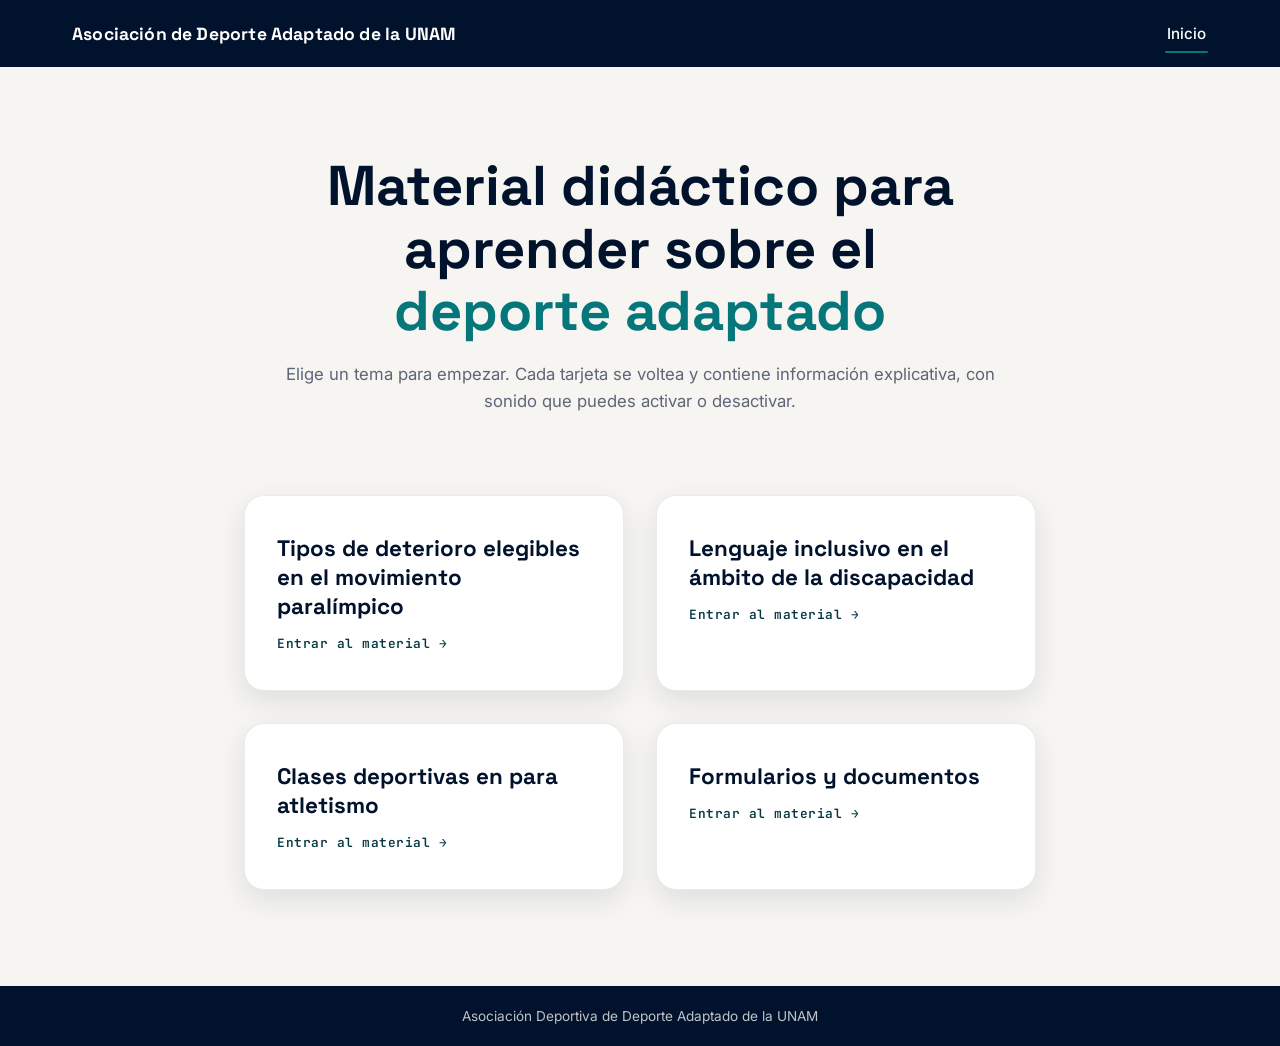
<file: index.html>
<!DOCTYPE html>
<html lang="es">
<head>
    <meta charset="UTF-8">
    <meta name="viewport" content="width=device-width, initial-scale=1.0">
    <title>Material Didáctico Deporte Adaptado</title>
    <link rel="preconnect" href="https://fonts.googleapis.com">
    <link rel="preconnect" href="https://fonts.gstatic.com" crossorigin>
    <link href="https://fonts.googleapis.com/css2?family=Space+Grotesk:wght@500;600;700&family=Inter:wght@400;500;600&family=JetBrains+Mono:wght@500;600&display=swap" rel="stylesheet">
    <link rel="stylesheet" href="style.css">
</head>
<body>

    <header class="site-header">
        <nav class="nav">
            <a href="index.html" class="logo">Asociación de Deporte Adaptado de la UNAM</a>
            <div class="nav-links">
                <a href="index.html" class="active">Inicio</a>
                <!-- <a href="tipos-disc.html">Tipos de deterioro elegibles en el movimiento paralímpico</a>
                <a href="voca.html">Lenguaje inclusivo en el ámbito de la discapacidad</a> -->
            </div>
        </nav>
    </header>

    <main class="hero">

        <section class="hero-intro">
            <!-- <p class="eyebrow">Recursos didácticos</p> -->
            <h1>Material didáctico para aprender sobre el <br><span>deporte adaptado</span></h1>
            <p class="hero-text">Elige un tema para empezar. Cada tarjeta se voltea y contiene información explicativa, con sonido que puedes activar o desactivar.</p>
        </section>

        <section class="deck-select">

            <a class="deck-card" href="TiposDeterioro.html">
                <!-- <span class="deck-icon"></span> -->
                <h2>Tipos de deterioro elegibles en el movimiento paralímpico</h2>
                <!-- <p>TEXTOO.</p> -->
                <span class="deck-cta">Entrar al material →</span>
            </a>

            <a class="deck-card" href="LenguajeInclusivo.html">
                <!-- <span class="deck-icon"></span> -->
                <h2>Lenguaje inclusivo en el ámbito de la discapacidad</h2>
                <!-- <p>TEXTOOO</p> -->
                <span class="deck-cta">Entrar al material →</span>
            </a>

            <a class="deck-card" href="ClasesDeportivasParaAtletismo.html">
                <!-- <span class="deck-icon"></span> -->
                <h2>Clases deportivas en para atletismo</h2>
                <!-- <p>TEXTOOO</p> -->
                <span class="deck-cta">Entrar al material →</span>
            </a>

            <a class="deck-card" href="Formularios.html">
                <!-- <span class="deck-icon"></span> -->
                <h2>Formularios y documentos</h2>
                <!-- <p>TEXTOOO</p> -->
                <span class="deck-cta">Entrar al material →</span>
            </a>

        </section>

    </main>

    <footer>
        <p>Asociación Deportiva de Deporte Adaptado de la UNAM</p>
    </footer>

</body>
</html>
</file>
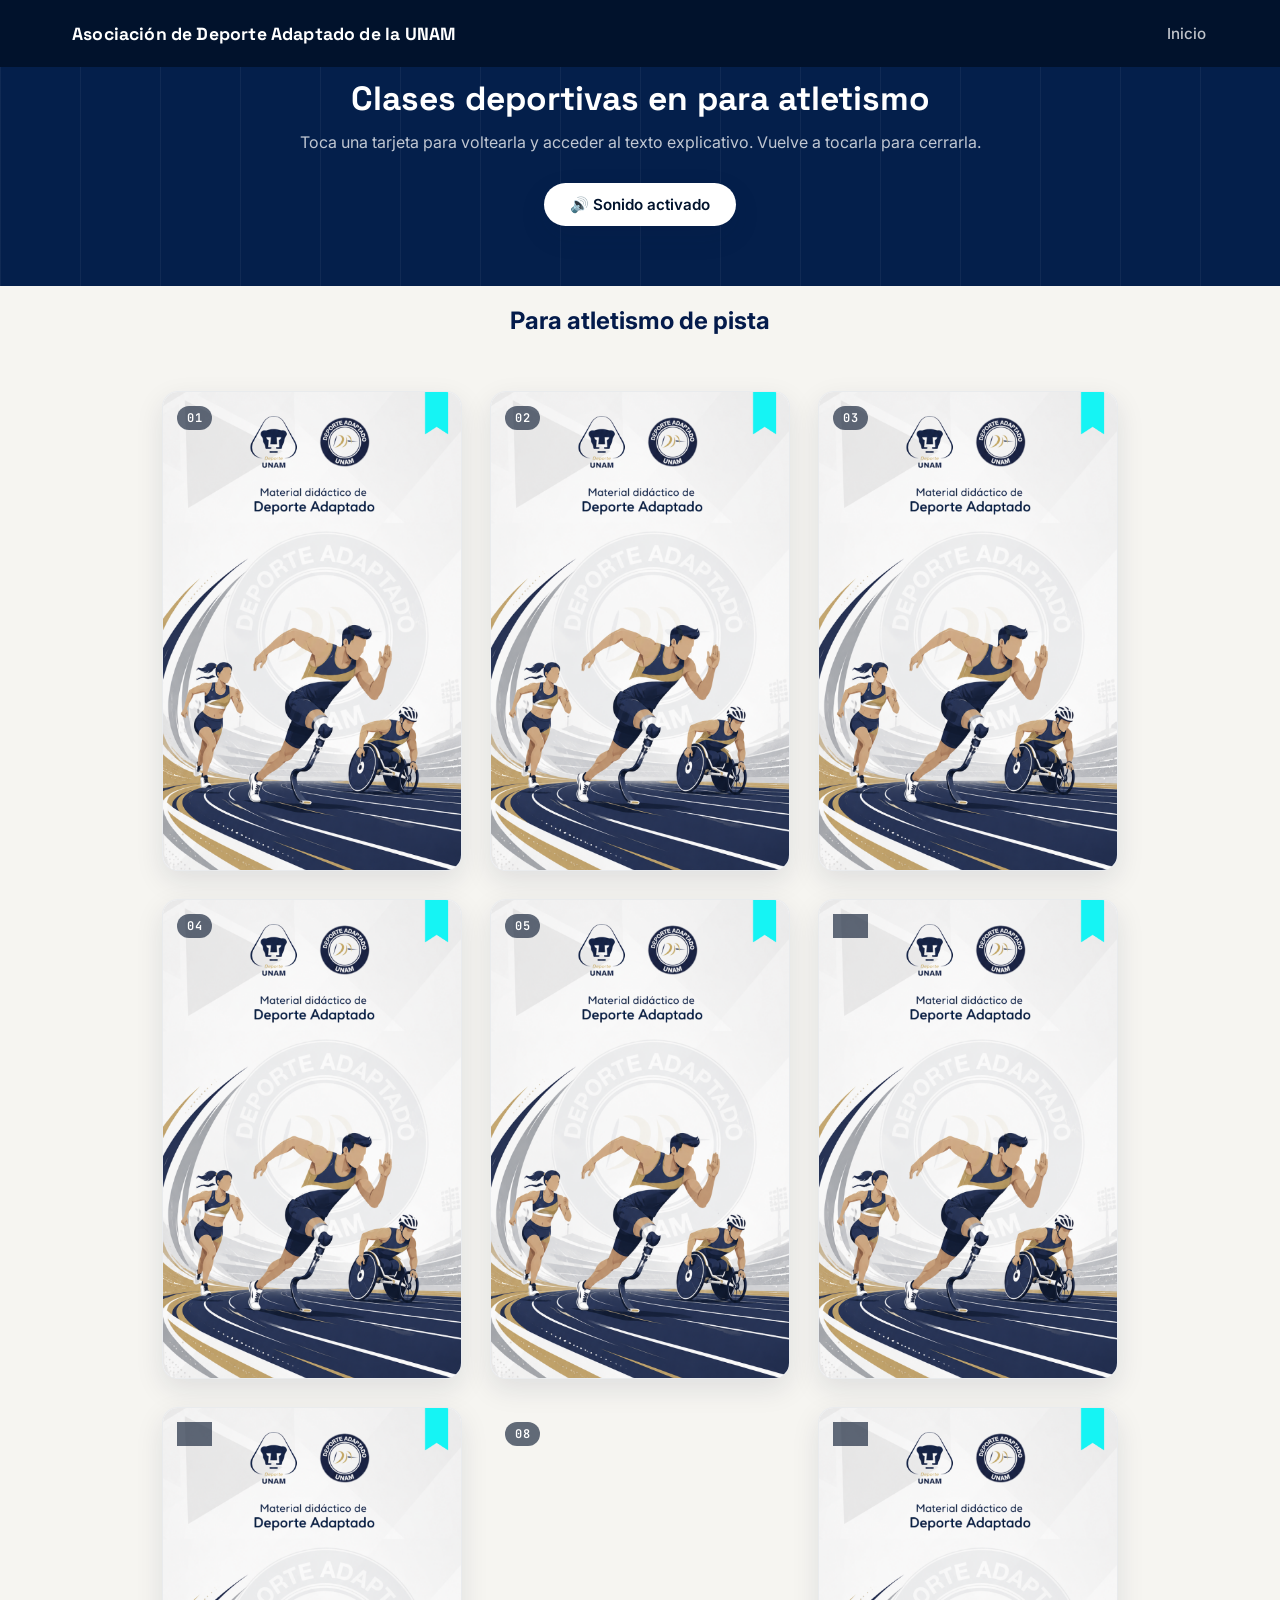
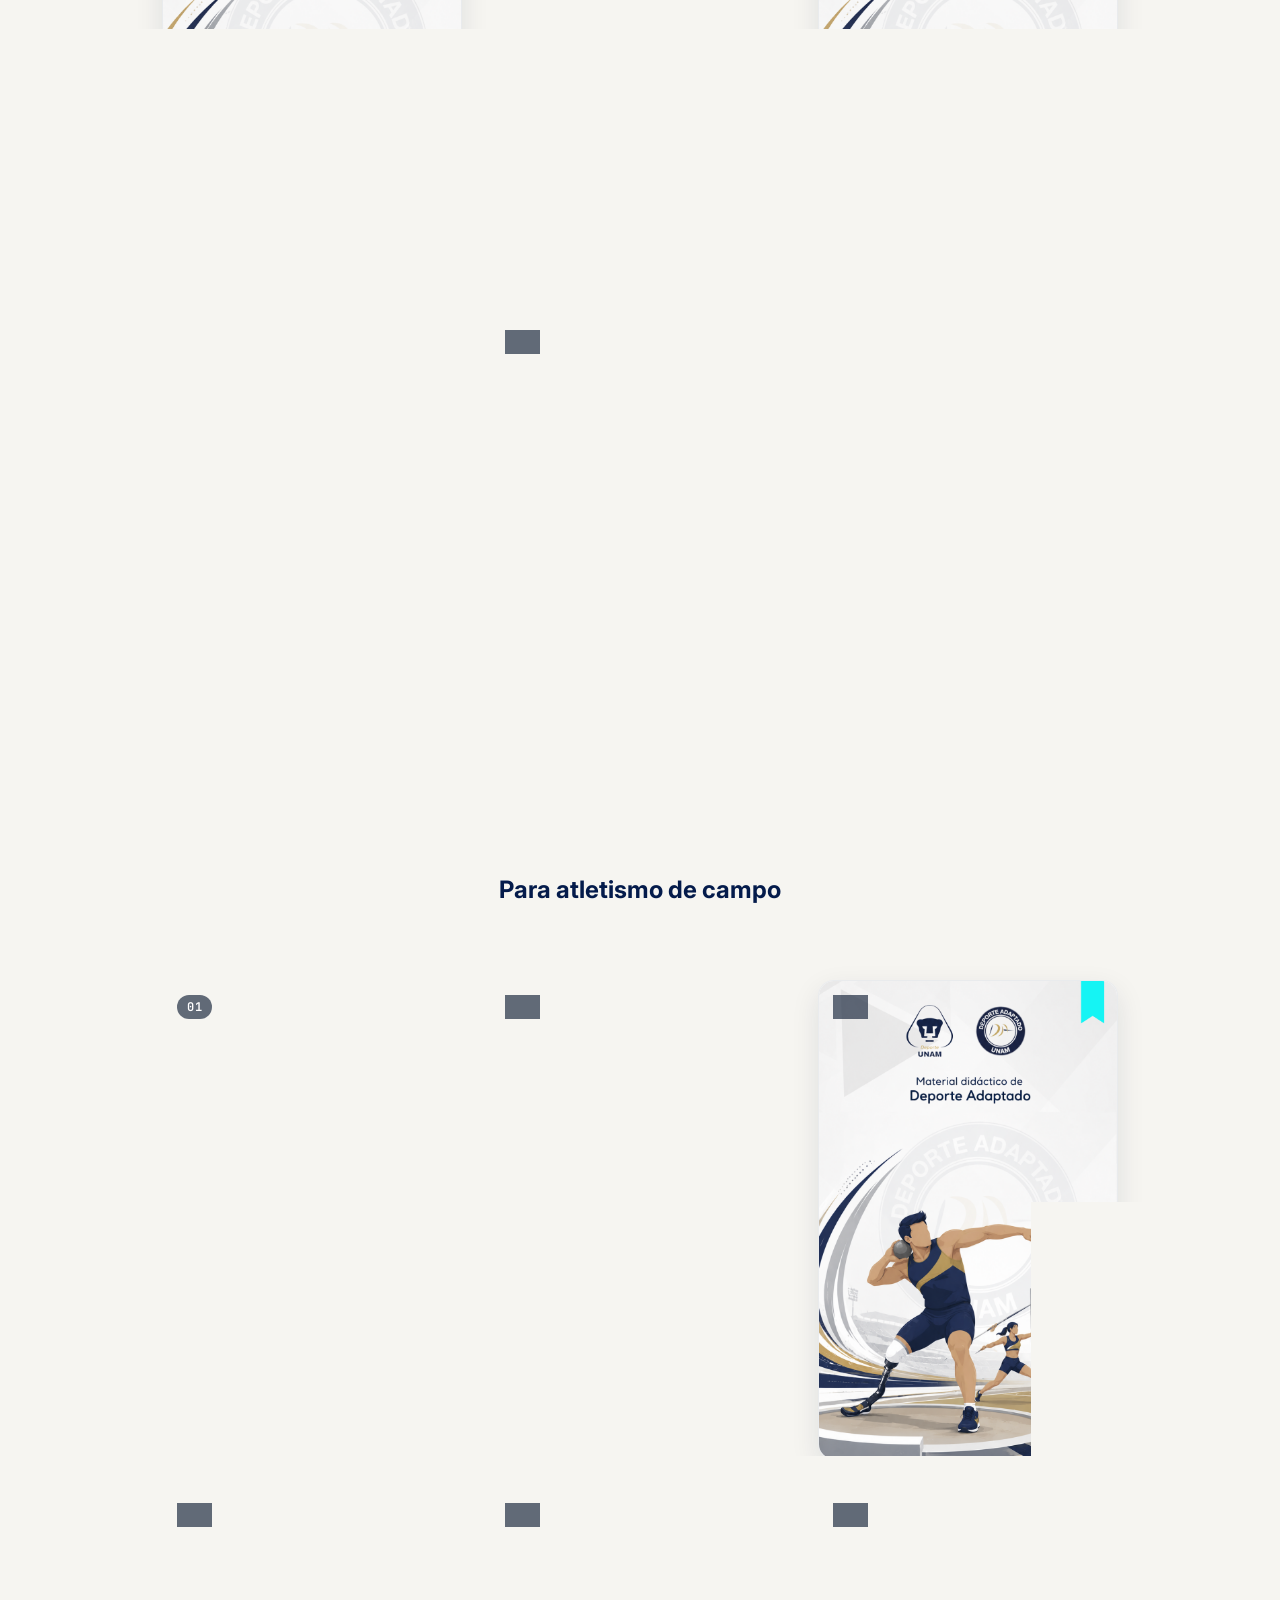
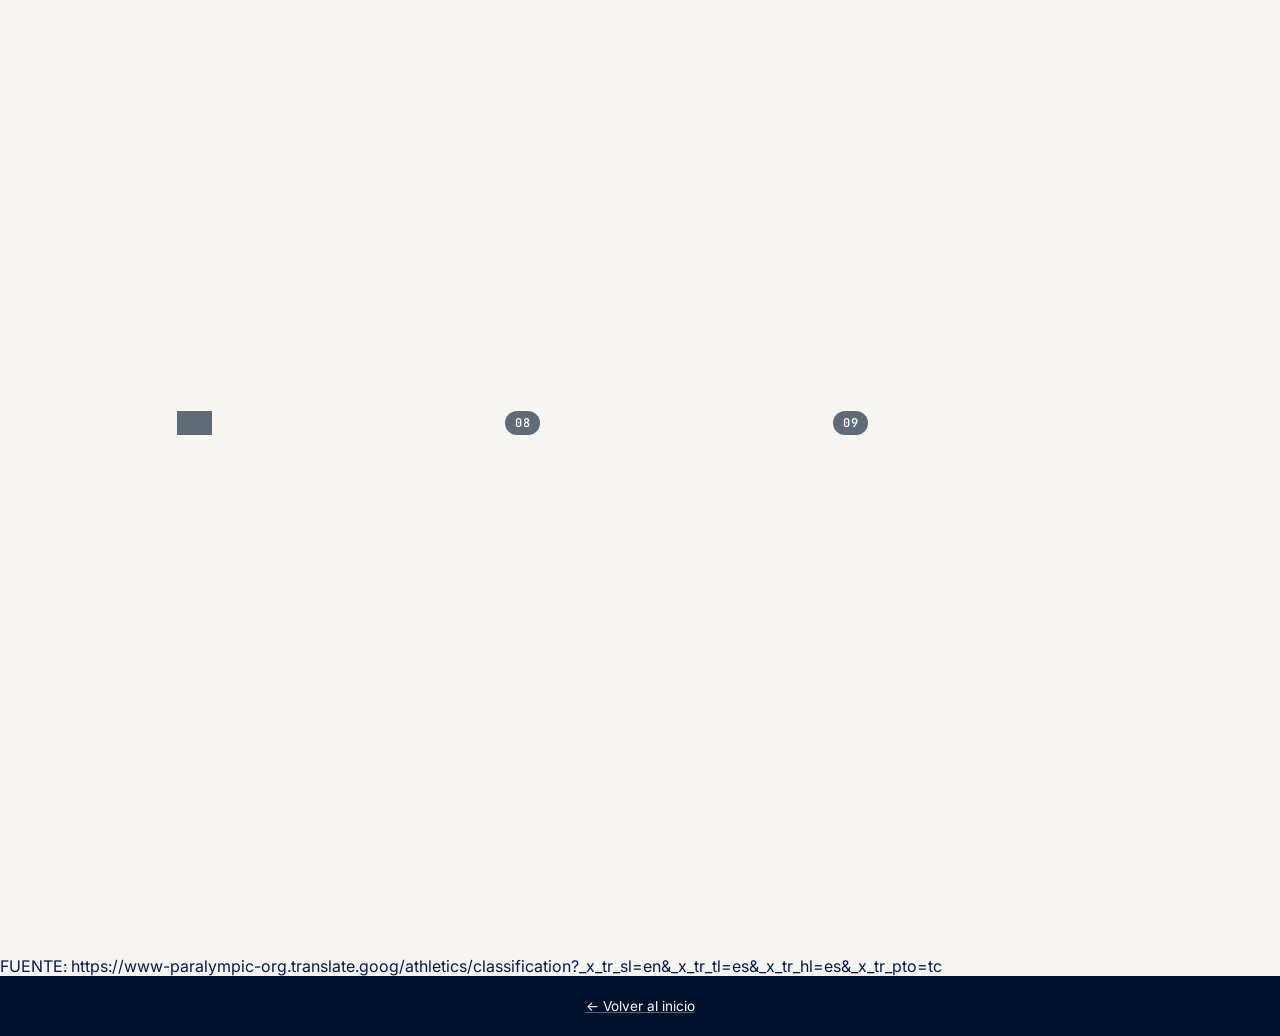
<file: ClasesDeportivasParaAtletismo.html>
<!DOCTYPE html>
<html lang="es">
<head>
    <meta charset="UTF-8">
    <meta name="viewport" content="width=device-width, initial-scale=1.0">
    <title>Material Didáctico Deporte Adaptado</title>
    <link rel="preconnect" href="https://fonts.googleapis.com">
    <link rel="preconnect" href="https://fonts.gstatic.com" crossorigin>
    <link href="https://fonts.googleapis.com/css2?family=Space+Grotesk:wght@500;600;700&family=Inter:wght@400;500;600&family=JetBrains+Mono:wght@500;600&display=swap" rel="stylesheet">
    <link rel="stylesheet" href="style.css">
</head>
<body>

    <header class="site-header">
        <nav class="nav">
            <a href="index.html" class="logo">Asociación de Deporte Adaptado de la UNAM</a>
            <div class="nav-links">
                <a href="index.html">Inicio</a>
                <!-- <a href="tipos-disc.html" class="active">Tipos DISC</a>
                <a href="voca.html">Voca</a> -->
            </div>
        </nav>

        <div class="page-intro">
            <h1>Clases deportivas en para atletismo</h1>
            <p class="lead">Toca una tarjeta para voltearla y acceder al texto explicativo. Vuelve a tocarla para cerrarla.</p>
            <button id="toggleAudio">
                🔊 Sonido activado
            </button>
        </div>
    </header>

       <div class="center"> <br><h2>Para atletismo de pista</h2></div>

    <main class="contenedor">

        <!-- Tarjeta 1 -->
        <div class="card">
            <div class="card-inner">

                <div class="card-front">
                    <span class="card-number">01</span>
                    <img src="img/anverso2.png" alt="Tarjeta 1">
                </div>

                <div class="card-back">
                    <video playsinline preload="metadata">
                        <source src="video/clasesparaT/1.mp4" type="video/mp4">
                    </video>
                </div>

            </div>
        </div>

        <!-- Tarjeta 2 -->
        <div class="card">
            <div class="card-inner">

                <div class="card-front">
                    <span class="card-number">02</span>
                    <img src="img/anverso2.png" alt="Tarjeta 2">
                </div>

                <div class="card-back">
                    <video playsinline preload="metadata">
                        <source src="video/clasesparaT/2.mp4" type="video/mp4">
                    </video>
                </div>

            </div>
        </div>

        <!-- Tarjeta 3 -->
        <div class="card">
            <div class="card-inner">

                <div class="card-front">
                    <span class="card-number">03</span>
                    <img src="img/anverso2.png" alt="Tarjeta 3">
                </div>

                <div class="card-back">
                    <video playsinline preload="metadata">
                        <source src="video/clasesparaT/3.mp4" type="video/mp4">
                    </video>
                </div>

            </div>
        </div>

        <!-- Tarjeta 4 -->
        <div class="card">
            <div class="card-inner">

                <div class="card-front">
                    <span class="card-number">04</span>
                    <img src="img/anverso2.png" alt="Tarjeta 4">
                </div>

                <div class="card-back">
                    <video playsinline preload="metadata">
                        <source src="video/clasesparaT/4.mp4" type="video/mp4">
                    </video>
                </div>

            </div>
        </div>

        <!-- Tarjeta 5 -->
        <div class="card">
            <div class="card-inner">

                <div class="card-front">
                    <span class="card-number">05</span>
                    <img src="img/anverso2.png" alt="Tarjeta 5">
                </div>

                <div class="card-back">
                    <video playsinline preload="metadata">
                        <source src="video/clasesparaT/5.mp4" type="video/mp4">
                    </video>
                </div>

            </div>
        </div>

        <!-- Tarjeta 6 -->
        <div class="card">
            <div class="card-inner">

                <div class="card-front">
                    <span class="card-number">06</span>
                    <img src="img/anverso2.png" alt="Tarjeta 6">
                </div>

                <div class="card-back">
                    <video playsinline preload="metadata">
                        <source src="video/clasesparaT/6.mp4" type="video/mp4">
                    </video>
                </div>

            </div>
        </div>

        <!-- Tarjeta 7 -->
        <div class="card">
            <div class="card-inner">

                <div class="card-front">
                    <span class="card-number">07</span>
                    <img src="img/anverso2.png" alt="Tarjeta 7">
                </div>

                <div class="card-back">
                    <video playsinline preload="metadata">
                        <source src="video/clasesparaT/7.mp4" type="video/mp4">
                    </video>
                </div>

            </div>
        </div>

        <!-- Tarjeta 8 -->
        <div class="card">
            <div class="card-inner">

                <div class="card-front">
                    <span class="card-number">08</span>
                    <img src="img/anverso2.png" alt="Tarjeta 8">
                </div>

                <div class="card-back">
                    <video playsinline preload="metadata">
                        <source src="video/clasesparaT/8.mp4" type="video/mp4">
                    </video>
                </div>

            </div>
        </div>

        <!-- Tarjeta 9 -->
        <div class="card">
            <div class="card-inner">

                <div class="card-front">
                    <span class="card-number">09</span>
                    <img src="img/anverso2.png" alt="Tarjeta 9">
                </div>

                <div class="card-back">
                    <video playsinline preload="metadata">
                        <source src="video/clasesparaT/9.mp4" type="video/mp4">
                    </video>
                </div>

            </div>
        </div>

        <!-- Tarjeta 10 -->
        <div class="card">
            <div class="card-inner">

                <div class="card-front">
                    <span class="card-number">10</span>
                    <img src="img/anverso2.png" alt="Tarjeta 10">
                </div>

                <div class="card-back">
                    <video playsinline preload="metadata">
                        <source src="video/clasesparaT/10.mp4" type="video/mp4">
                    </video>
                </div>

            </div>
        </div>
    </main>

    <div class="center"><h2>Para atletismo de campo</h2><br></div>
    
    <main class="contenedor">


        <div class="card">
            <div class="card-inner">

                <div class="card-front">
                    <span class="card-number">01</span>
                    <img src="img/anverso3.png" alt="Tarjeta 1">
                </div>

                <div class="card-back">
                    <video playsinline preload="metadata">
                        <source src="video/clasesparaF/1.mp4" type="video/mp4">
                    </video>
                </div>

            </div>
        </div>

        <!-- Tarjeta 2 -->
        <div class="card">
            <div class="card-inner">

                <div class="card-front">
                    <span class="card-number">02</span>
                    <img src="img/anverso3.png" alt="Tarjeta 2">
                </div>

                <div class="card-back">
                    <video playsinline preload="metadata">
                        <source src="video/clasesparaF/2.mp4" type="video/mp4">
                    </video>
                </div>

            </div>
        </div>

        <!-- Tarjeta 3 -->
        <div class="card">
            <div class="card-inner">

                <div class="card-front">
                    <span class="card-number">03</span>
                    <img src="img/anverso3.png" alt="Tarjeta 3">
                </div>

                <div class="card-back">
                    <video playsinline preload="metadata">
                        <source src="video/clasesparaF/3.mp4" type="video/mp4">
                    </video>
                </div>

            </div>
        </div>

        <!-- Tarjeta 4 -->
        <div class="card">
            <div class="card-inner">

                <div class="card-front">
                    <span class="card-number">04</span>
                    <img src="img/anverso3.png" alt="Tarjeta 4">
                </div>

                <div class="card-back">
                    <video playsinline preload="metadata">
                        <source src="video/clasesparaF/4.mp4" type="video/mp4">
                    </video>
                </div>

            </div>
        </div>

        <!-- Tarjeta 5 -->
        <div class="card">
            <div class="card-inner">

                <div class="card-front">
                    <span class="card-number">05</span>
                    <img src="img/anverso3.png" alt="Tarjeta 5">
                </div>

                <div class="card-back">
                    <video playsinline preload="metadata">
                        <source src="video/clasesparaF/5.mp4" type="video/mp4">
                    </video>
                </div>

            </div>
        </div>

        <!-- Tarjeta 6 -->
        <div class="card">
            <div class="card-inner">

                <div class="card-front">
                    <span class="card-number">06</span>
                    <img src="img/anverso3.png" alt="Tarjeta 6">
                </div>

                <div class="card-back">
                    <video playsinline preload="metadata">
                        <source src="video/clasesparaF/6.mp4" type="video/mp4">
                    </video>
                </div>

            </div>
        </div>

        <!-- Tarjeta 7 -->
        <div class="card">
            <div class="card-inner">

                <div class="card-front">
                    <span class="card-number">07</span>
                    <img src="img/anverso3.png" alt="Tarjeta 7">
                </div>

                <div class="card-back">
                    <video playsinline preload="metadata">
                        <source src="video/clasesparaF/7.mp4" type="video/mp4">
                    </video>
                </div>

            </div>
        </div>

        <!-- Tarjeta 8 -->
        <div class="card">
            <div class="card-inner">

                <div class="card-front">
                    <span class="card-number">08</span>
                    <img src="img/anverso3.png" alt="Tarjeta 8">
                </div>

                <div class="card-back">
                    <video playsinline preload="metadata">
                        <source src="video/clasesparaF/8.mp4" type="video/mp4">
                    </video>
                </div>

            </div>
        </div>

        <!-- Tarjeta 9 -->
        <div class="card">
            <div class="card-inner">

                <div class="card-front">
                    <span class="card-number">09</span>
                    <img src="img/anverso3.png" alt="Tarjeta 9">
                </div>

                <div class="card-back">
                    <video playsinline preload="metadata">
                        <source src="video/clasesparaF/9.mp4" type="video/mp4">
                    </video>
                </div>

            </div>
        </div>


        
    </main>
		<a href="https://www-paralympic-org.translate.goog/athletics/classification?_x_tr_sl=en&_x_tr_tl=es&_x_tr_hl=es&_x_tr_pto=tc">FUENTE: https://www-paralympic-org.translate.goog/athletics/classification?_x_tr_sl=en&_x_tr_tl=es&_x_tr_hl=es&_x_tr_pto=tc</a>

    </main>

    <footer>
        <p><a href="index.html">← Volver al inicio</a></p>
    </footer>

    <script src="script.js"></script>

</body>
</html>
</file>
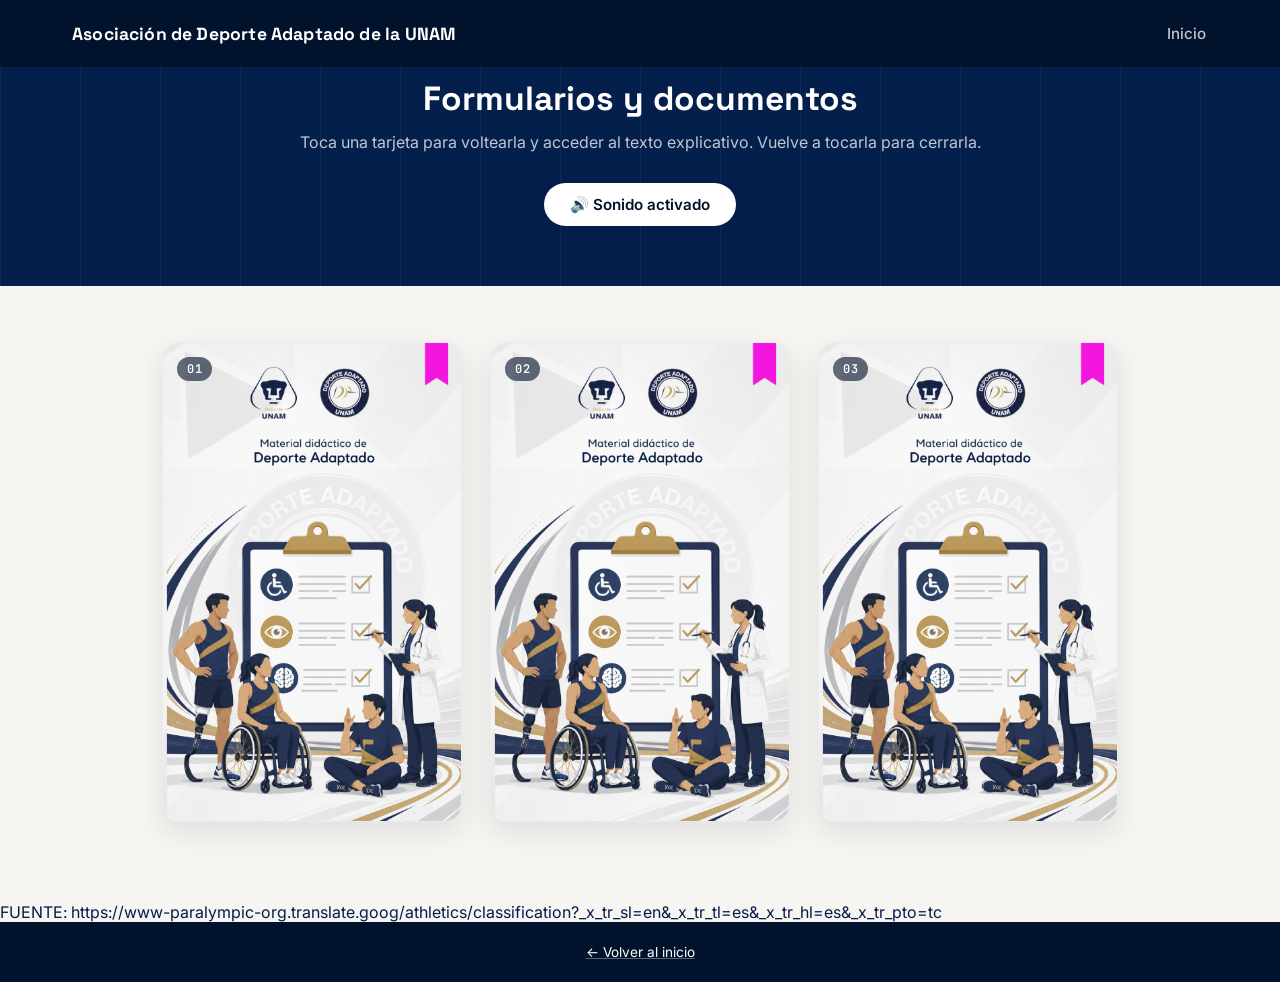
<file: Formularios.html>
<!DOCTYPE html>
<html lang="es">
<head>
    <meta charset="UTF-8">
    <meta name="viewport" content="width=device-width, initial-scale=1.0">
    <title>Material Didáctico Deporte Adaptado</title>
    <link rel="preconnect" href="https://fonts.googleapis.com">
    <link rel="preconnect" href="https://fonts.gstatic.com" crossorigin>
    <link href="https://fonts.googleapis.com/css2?family=Space+Grotesk:wght@500;600;700&family=Inter:wght@400;500;600&family=JetBrains+Mono:wght@500;600&display=swap" rel="stylesheet">
    <link rel="stylesheet" href="style.css">
</head>
<body>

    <header class="site-header">
        <nav class="nav">
            <a href="index.html" class="logo">Asociación de Deporte Adaptado de la UNAM</a>
            <div class="nav-links">
                <a href="index.html">Inicio</a>
                <!-- <a href="tipos-disc.html" class="active">Tipos DISC</a>
                <a href="voca.html">Voca</a> -->
            </div>
        </nav>

        <div class="page-intro">
            <h1>Formularios y documentos</h1>
            <p class="lead">Toca una tarjeta para voltearla y acceder al texto explicativo. Vuelve a tocarla para cerrarla.</p>
            <button id="toggleAudio">
                🔊 Sonido activado
            </button>
        </div>
    </header>

    <main class="contenedor">

        <!-- Tarjeta 1 -->
        <div class="card">
            <div class="card-inner">

                <div class="card-front">
                    <span class="card-number">01</span>
                    <img src="img/anverso4.png" alt="Tarjeta 1">
                </div>

                <div class="card-back">
                    <video playsinline preload="metadata">
                        <source src="video/formularios/01.mp4" type="video/mp4">
                    </video>
                </div>

            </div>
        </div>

        <!-- Tarjeta 2 -->
        <div class="card">
            <div class="card-inner">

                <div class="card-front">
                    <span class="card-number">02</span>
                    <img src="img/anverso4.png" alt="Tarjeta 2">
                </div>

                <div class="card-back">
                    <video playsinline preload="metadata">
                        <source src="video/formularios/02.mp4" type="video/mp4">
                    </video>
                </div>

            </div>
        </div>

        <!-- Tarjeta 3 -->
        <div class="card">
            <div class="card-inner">

                <div class="card-front">
                    <span class="card-number">03</span>
                    <img src="img/anverso4.png" alt="Tarjeta 3">
                </div>

                <div class="card-back">
                    <video playsinline preload="metadata">
                        <source src="video/formularios/03.mp4" type="video/mp4">
                    </video>
                </div>

            </div>
        </div>

        
        
    </main>
		<a href="https://www-paralympic-org.translate.goog/athletics/classification?_x_tr_sl=en&_x_tr_tl=es&_x_tr_hl=es&_x_tr_pto=tc">FUENTE: https://www-paralympic-org.translate.goog/athletics/classification?_x_tr_sl=en&_x_tr_tl=es&_x_tr_hl=es&_x_tr_pto=tc</a>

    </main>

    <footer>
        <p><a href="index.html">← Volver al inicio</a></p>
    </footer>

    <script src="script.js"></script>

</body>
</html>
</file>
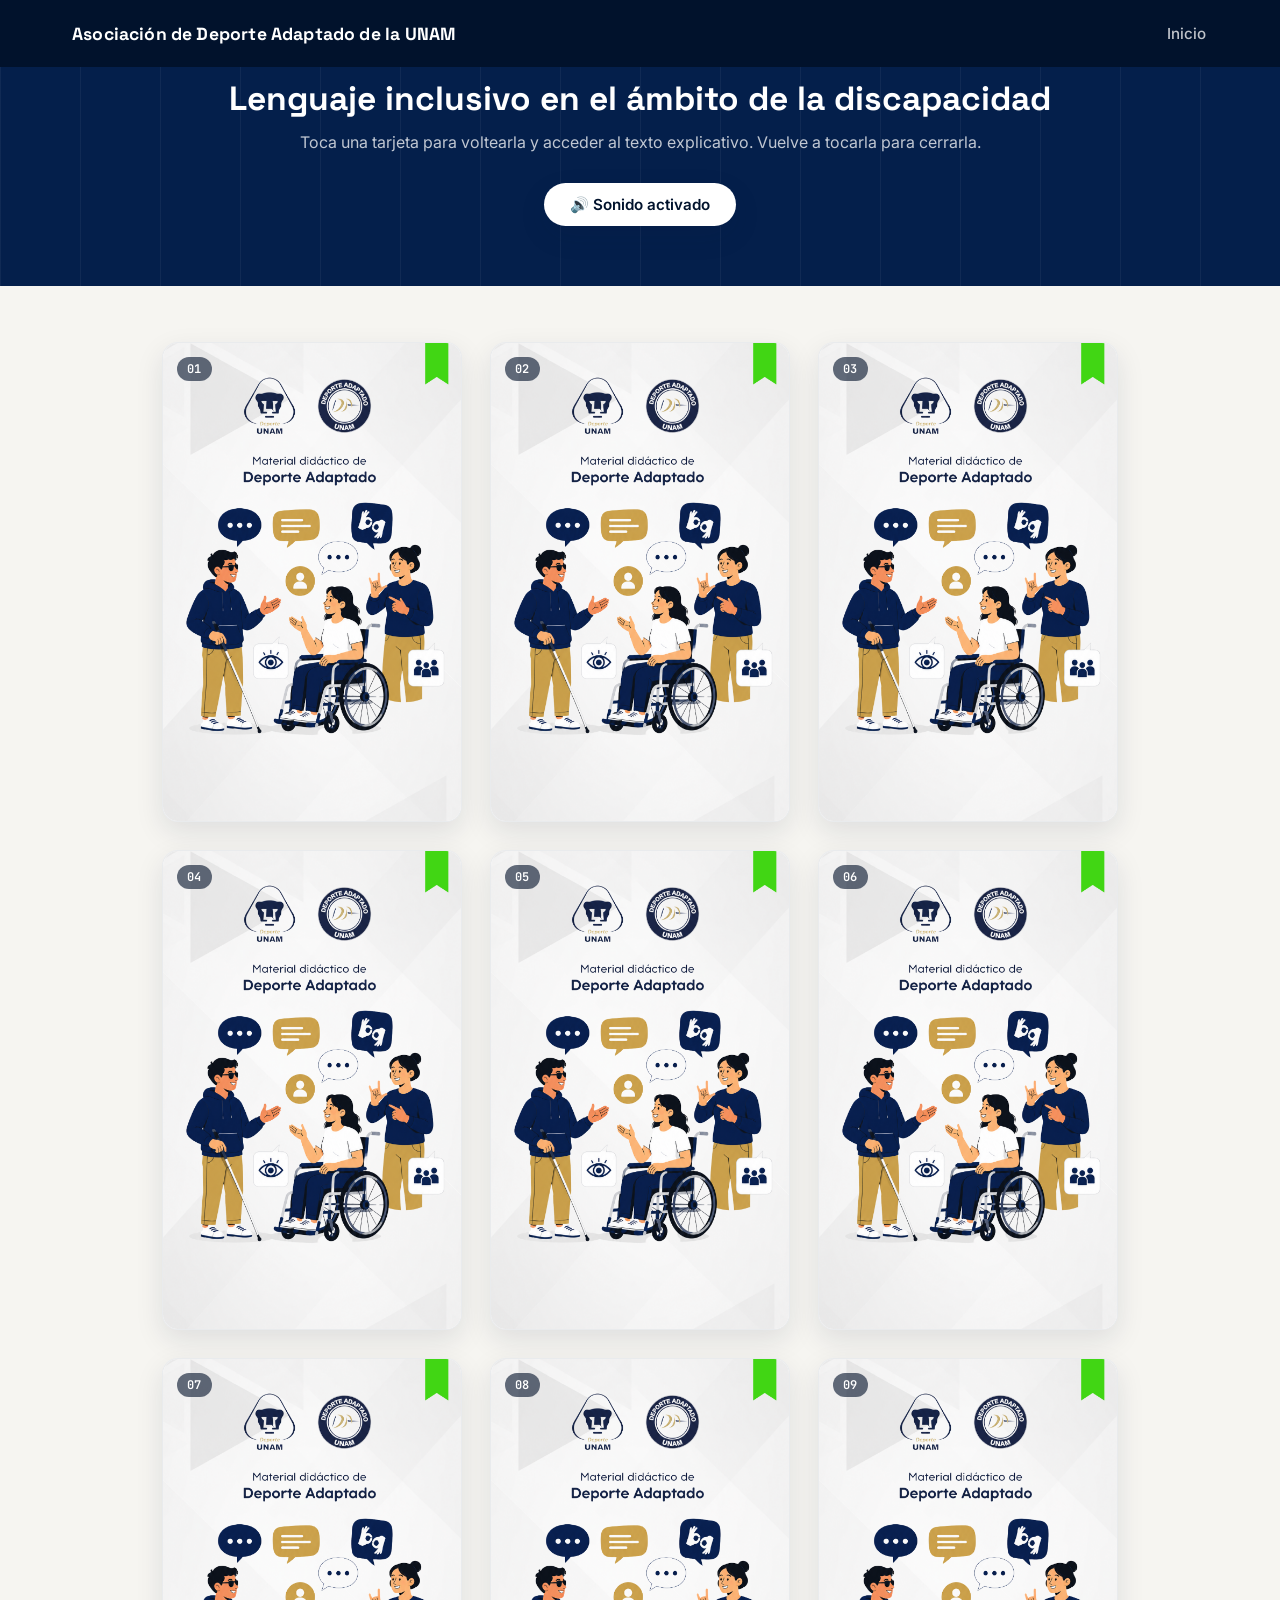
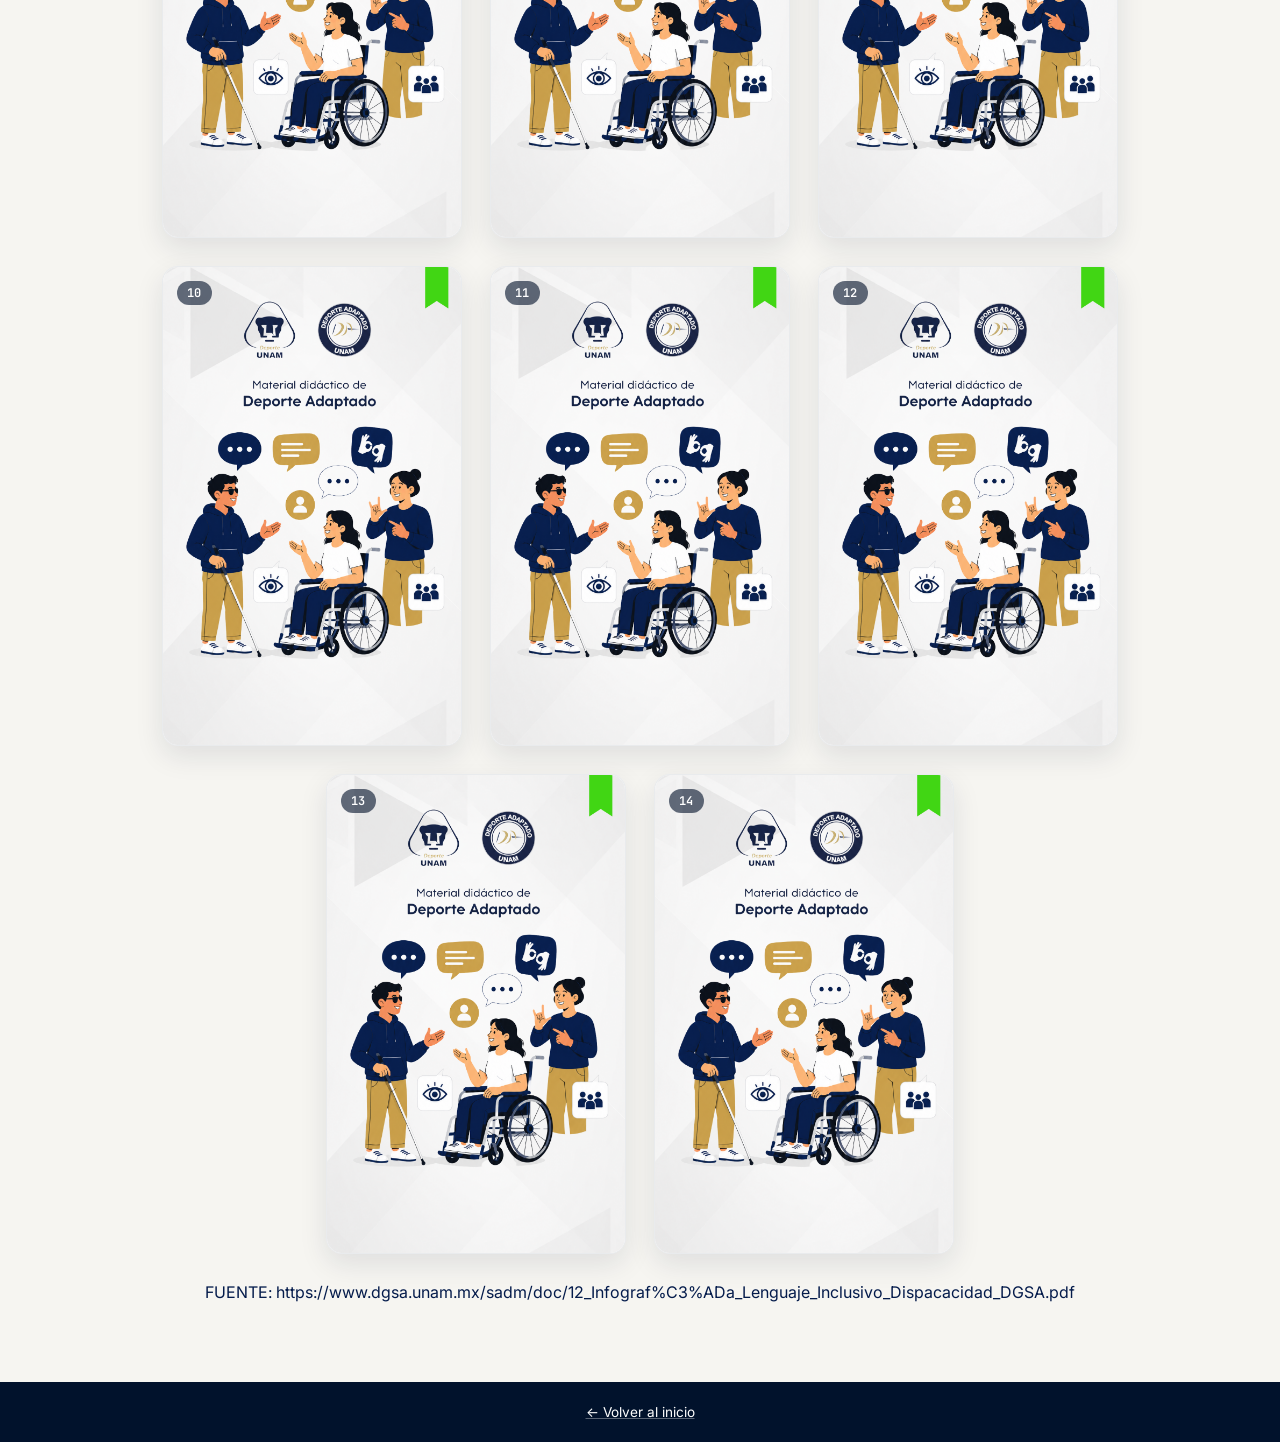
<file: LenguajeInclusivo.html>
<!DOCTYPE html>
<html lang="es">
<head>
    <meta charset="UTF-8">
    <meta name="viewport" content="width=device-width, initial-scale=1.0">
    <title>Material Didáctico Deporte Adaptado</title>
    <link rel="preconnect" href="https://fonts.googleapis.com">
    <link rel="preconnect" href="https://fonts.gstatic.com" crossorigin>
    <link href="https://fonts.googleapis.com/css2?family=Space+Grotesk:wght@500;600;700&family=Inter:wght@400;500;600&family=JetBrains+Mono:wght@500;600&display=swap" rel="stylesheet">
    <link rel="stylesheet" href="style.css">
</head>
<body>

    <header class="site-header">
        <nav class="nav">
            <a href="index.html" class="logo">Asociación de Deporte Adaptado de la UNAM</a>
            <div class="nav-links">
                <a href="index.html">Inicio</a>
                <!-- <a href="tipos-disc.html">Tipos DISC</a>
                <a href="voca.html" class="active">Voca</a> -->
            </div>
        </nav>

        <div class="page-intro">
            <h1>Lenguaje inclusivo en el ámbito de la discapacidad</h1>
            <p class="lead">Toca una tarjeta para voltearla y acceder al texto explicativo. Vuelve a tocarla para cerrarla.</p>
            <button id="toggleAudio">
                🔊 Sonido activado
            </button>
        </div>
    </header>

    <main class="contenedor">

        <!-- Tarjeta 1 -->
        <div class="card">
            <div class="card-inner">

                <div class="card-front">
                    <span class="card-number">01</span>
                    <img src="img/anverso1.png" alt="Tarjeta 1">
                </div>

                <div class="card-back">
                    <video playsinline preload="metadata">
                        <source src="video/voca/01.mp4" type="video/mp4">
                    </video>
                </div>

            </div>
        </div>

        <!-- Tarjeta 2 -->
        <div class="card">
            <div class="card-inner">

                <div class="card-front">
                    <span class="card-number">02</span>
                    <img src="img/anverso1.png" alt="Tarjeta 2">
                </div>

                <div class="card-back">
                    <video playsinline preload="metadata">
                        <source src="video/voca/02.mp4" type="video/mp4">
                    </video>
                </div>

            </div>
        </div>

        <!-- Tarjeta 3 -->
        <div class="card">
            <div class="card-inner">

                <div class="card-front">
                    <span class="card-number">03</span>
                    <img src="img/anverso1.png" alt="Tarjeta 3">
                </div>

                <div class="card-back">
                    <video playsinline preload="metadata">
                        <source src="video/voca/03.mp4" type="video/mp4">
                    </video>
                </div>

            </div>
        </div>

        <!-- Tarjeta 4 -->
        <div class="card">
            <div class="card-inner">

                <div class="card-front">
                    <span class="card-number">04</span>
                    <img src="img/anverso1.png" alt="Tarjeta 4">
                </div>

                <div class="card-back">
                    <video playsinline preload="metadata">
                        <source src="video/voca/04.mp4" type="video/mp4">
                    </video>
                </div>

            </div>
        </div>

        <!-- Tarjeta 5 -->
        <div class="card">
            <div class="card-inner">

                <div class="card-front">
                    <span class="card-number">05</span>
                    <img src="img/anverso1.png" alt="Tarjeta 5">
                </div>

                <div class="card-back">
                    <video playsinline preload="metadata">
                        <source src="video/voca/05.mp4" type="video/mp4">
                    </video>
                </div>

            </div>
        </div>

        <!-- Tarjeta 6 -->
        <div class="card">
            <div class="card-inner">

                <div class="card-front">
                    <span class="card-number">06</span>
                    <img src="img/anverso1.png" alt="Tarjeta 6">
                </div>

                <div class="card-back">
                    <video playsinline preload="metadata">
                        <source src="video/voca/06.mp4" type="video/mp4">
                    </video>
                </div>

            </div>
        </div>

        <!-- Tarjeta 7 -->
        <div class="card">
            <div class="card-inner">

                <div class="card-front">
                    <span class="card-number">07</span>
                    <img src="img/anverso1.png" alt="Tarjeta 7">
                </div>

                <div class="card-back">
                    <video playsinline preload="metadata">
                        <source src="video/voca/07.mp4" type="video/mp4">
                    </video>
                </div>

            </div>
        </div>

        <!-- Tarjeta 8 -->
        <div class="card">
            <div class="card-inner">

                <div class="card-front">
                    <span class="card-number">08</span>
                    <img src="img/anverso1.png" alt="Tarjeta 8">
                </div>

                <div class="card-back">
                    <video playsinline preload="metadata">
                        <source src="video/voca/08.mp4" type="video/mp4">
                    </video>
                </div>

            </div>
        </div>

        <!-- Tarjeta 9 -->
        <div class="card">
            <div class="card-inner">

                <div class="card-front">
                    <span class="card-number">09</span>
                    <img src="img/anverso1.png" alt="Tarjeta 9">
                </div>

                <div class="card-back">
                    <video playsinline preload="metadata">
                        <source src="video/voca/09.mp4" type="video/mp4">
                    </video>
                </div>

            </div>
        </div>

        <!-- Tarjeta 10 -->
        <div class="card">
            <div class="card-inner">

                <div class="card-front">
                    <span class="card-number">10</span>
                    <img src="img/anverso1.png" alt="Tarjeta 10">
                </div>

                <div class="card-back">
                    <video playsinline preload="metadata">
                        <source src="video/voca/10.mp4" type="video/mp4">
                    </video>
                </div>

            </div>
        </div>

        <!-- Tarjeta 11 -->
        <div class="card">
            <div class="card-inner">

                <div class="card-front">
                    <span class="card-number">11</span>
                    <img src="img/anverso1.png" alt="Tarjeta 9">
                </div>

                <div class="card-back">
                    <video playsinline preload="metadata">
                        <source src="video/voca/11.mp4" type="video/mp4">
                    </video>
                </div>

            </div>
        </div>

        <!-- Tarjeta 12 -->
        <div class="card">
            <div class="card-inner">

                <div class="card-front">
                    <span class="card-number">12</span>
                    <img src="img/anverso1.png" alt="Tarjeta 9">
                </div>

                <div class="card-back">
                    <video playsinline preload="metadata">
                        <source src="video/voca/12.mp4" type="video/mp4">
                    </video>
                </div>

            </div>
        </div>

        <!-- Tarjeta 13 -->
        <div class="card">
            <div class="card-inner">

                <div class="card-front">
                    <span class="card-number">13</span>
                    <img src="img/anverso1.png" alt="Tarjeta 9">
                </div>

                <div class="card-back">
                    <video playsinline preload="metadata">
                        <source src="video/voca/13.mp4" type="video/mp4">
                    </video>
                </div>

            </div>
        </div>

        <!-- Tarjeta 14 -->
        <div class="card">
            <div class="card-inner">

                <div class="card-front">
                    <span class="card-number">14</span>
                    <img src="img/anverso1.png" alt="Tarjeta 9">
                </div>

                <div class="card-back">
                    <video playsinline preload="metadata">
                        <source src="video/voca/14.mp4" type="video/mp4">
                    </video>
                </div>

            </div>
       </div>
	<a href="https://www.dgsa.unam.mx/sadm/doc/12_Infograf%C3%ADa_Lenguaje_Inclusivo_Dispacacidad_DGSA.pdf">FUENTE: https://www.dgsa.unam.mx/sadm/doc/12_Infograf%C3%ADa_Lenguaje_Inclusivo_Dispacacidad_DGSA.pdf</a>
    </main>

    <footer>
        <p><a href="index.html">← Volver al inicio</a></p>
    </footer>

    <script src="script.js"></script>

</body>
</html>
</file>
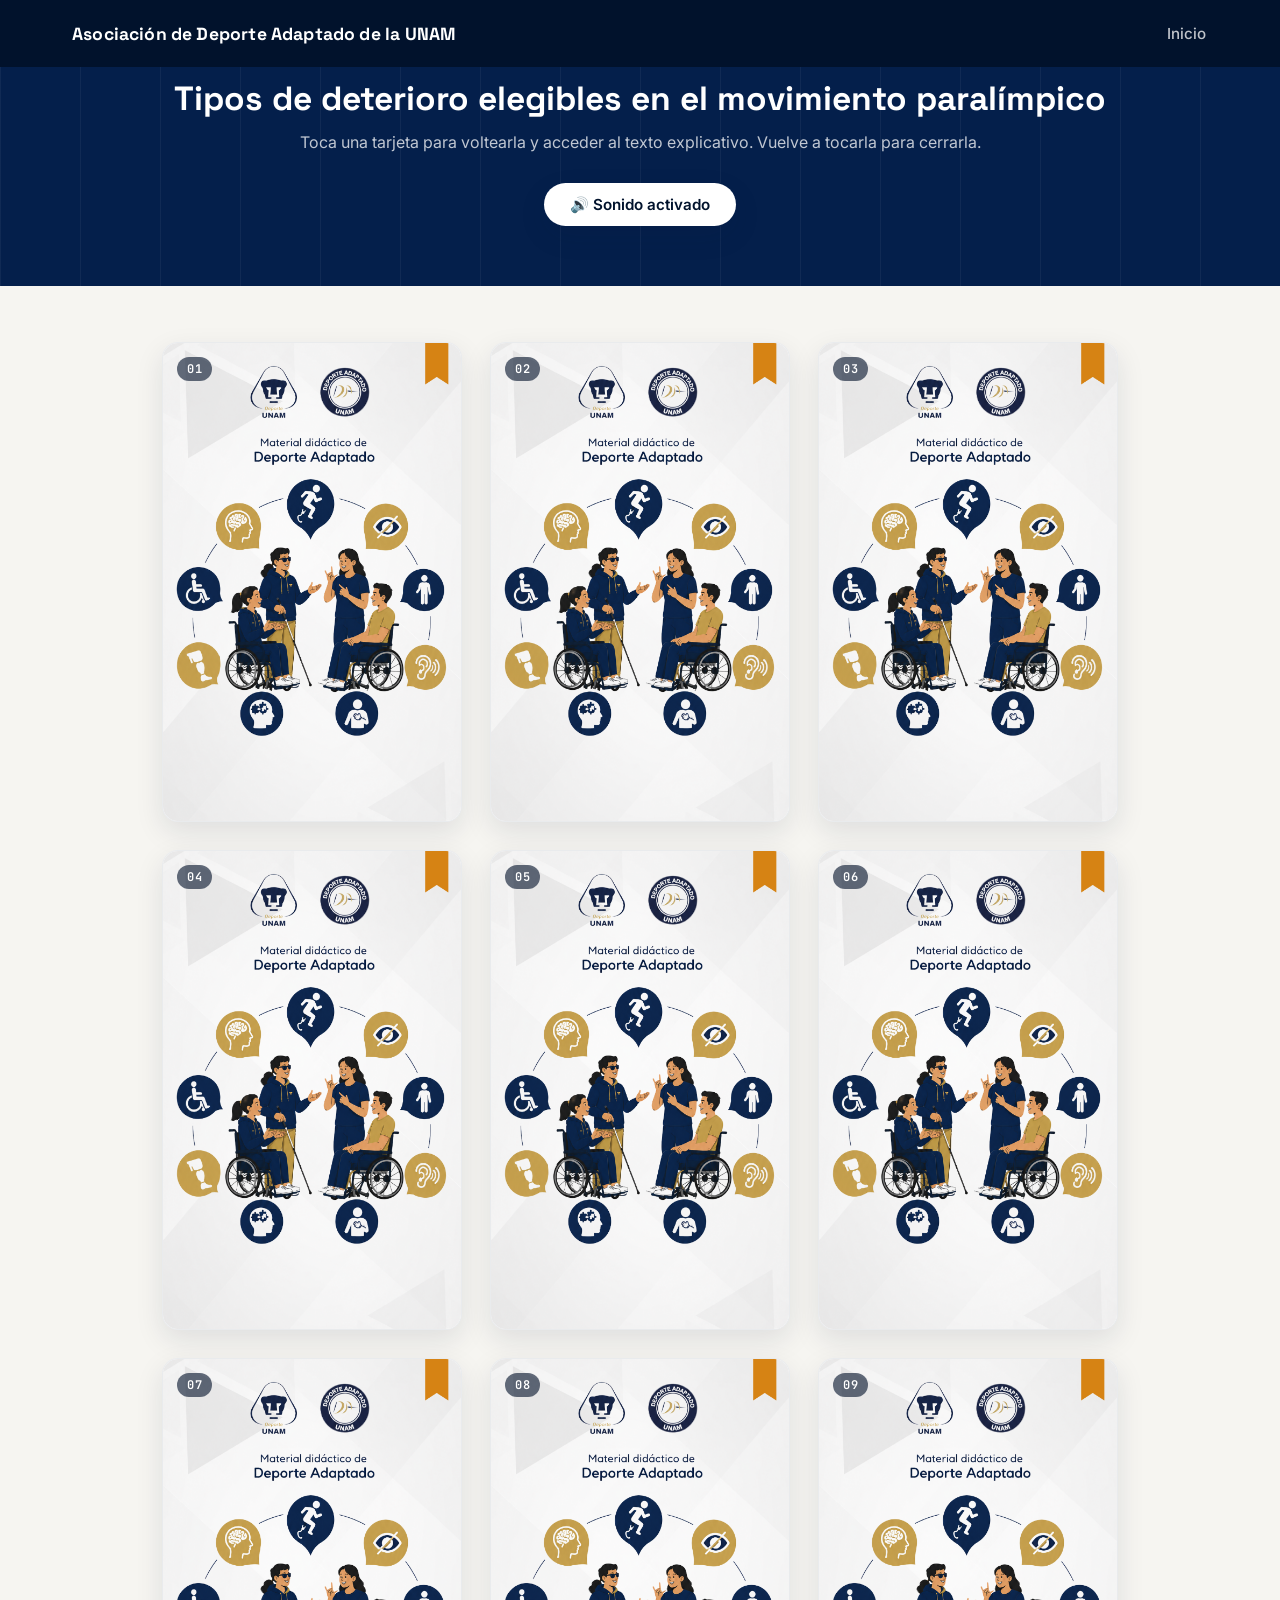
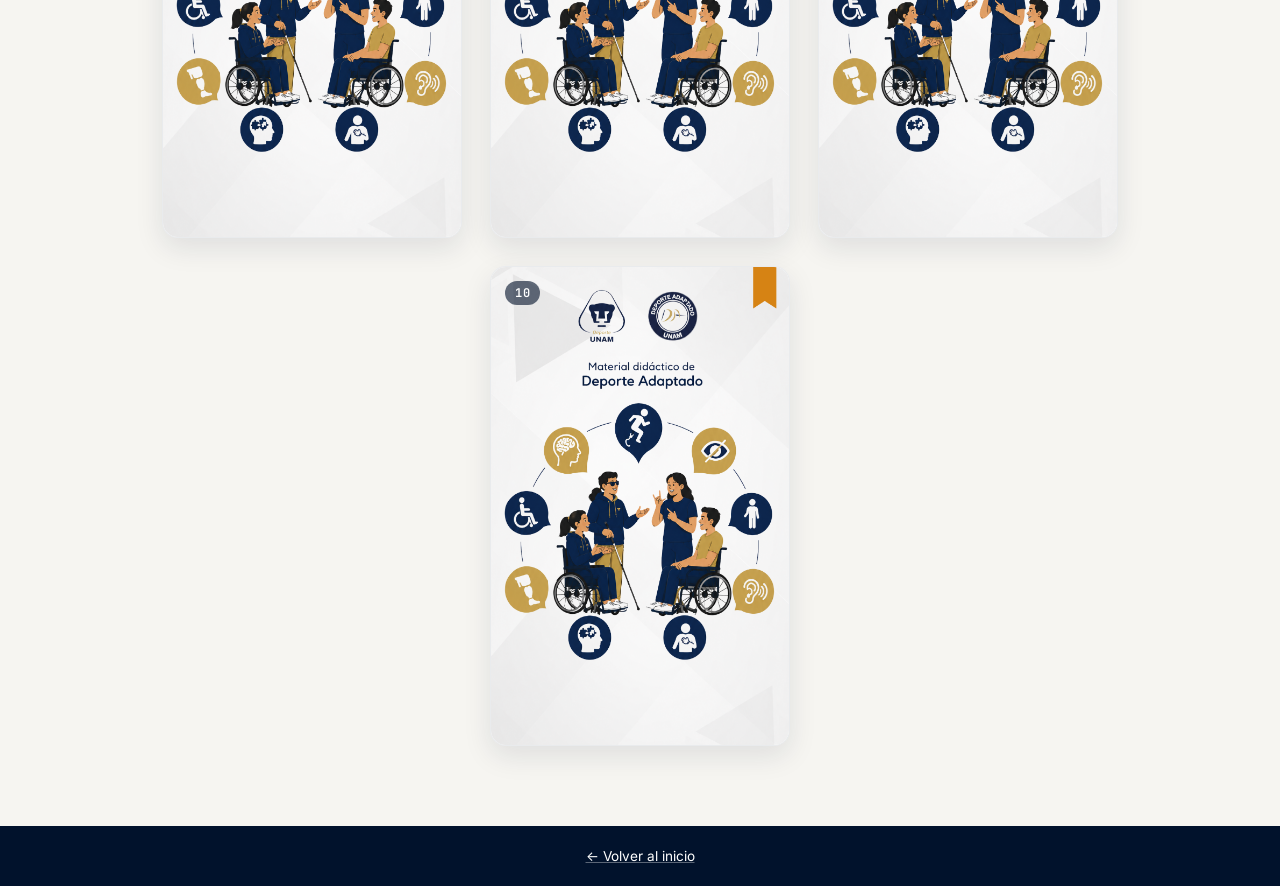
<file: tipos-disc.html>
<!DOCTYPE html>
<html lang="es">
<head>
    <meta charset="UTF-8">
    <meta name="viewport" content="width=device-width, initial-scale=1.0">
    <title>Material Didáctico Deporte Adaptado</title>
    <link rel="preconnect" href="https://fonts.googleapis.com">
    <link rel="preconnect" href="https://fonts.gstatic.com" crossorigin>
    <link href="https://fonts.googleapis.com/css2?family=Space+Grotesk:wght@500;600;700&family=Inter:wght@400;500;600&family=JetBrains+Mono:wght@500;600&display=swap" rel="stylesheet">
    <link rel="stylesheet" href="style.css">
</head>
<body>

    <header class="site-header">
        <nav class="nav">
            <a href="index.html" class="logo">Asociación de Deporte Adaptado de la UNAM</a>
            <div class="nav-links">
                <a href="index.html">Inicio</a>
                <!-- <a href="tipos-disc.html" class="active">Tipos DISC</a>
                <a href="voca.html">Voca</a> -->
            </div>
        </nav>

        <div class="page-intro">
            <h1>Tipos de deterioro elegibles en el movimiento paralímpico</h1>
            <p class="lead">Toca una tarjeta para voltearla y acceder al texto explicativo. Vuelve a tocarla para cerrarla.</p>
            <button id="toggleAudio">
                🔊 Sonido activado
            </button>
        </div>
    </header>

    <main class="contenedor">

        <!-- Tarjeta 1 -->
        <div class="card">
            <div class="card-inner">

                <div class="card-front">
                    <span class="card-number">01</span>
                    <img src="img/anverso.png" alt="Tarjeta 1">
                </div>

                <div class="card-back">
                    <video playsinline preload="metadata">
                        <source src="video/TiposDepPar/01.mp4" type="video/mp4">
                    </video>
                </div>

            </div>
        </div>

        <!-- Tarjeta 2 -->
        <div class="card">
            <div class="card-inner">

                <div class="card-front">
                    <span class="card-number">02</span>
                    <img src="img/anverso.png" alt="Tarjeta 2">
                </div>

                <div class="card-back">
                    <video playsinline preload="metadata">
                        <source src="video/TiposDepPar/02.mp4" type="video/mp4">
                    </video>
                </div>

            </div>
        </div>

        <!-- Tarjeta 3 -->
        <div class="card">
            <div class="card-inner">

                <div class="card-front">
                    <span class="card-number">03</span>
                    <img src="img/anverso.png" alt="Tarjeta 3">
                </div>

                <div class="card-back">
                    <video playsinline preload="metadata">
                        <source src="video/TiposDepPar/03.mp4" type="video/mp4">
                    </video>
                </div>

            </div>
        </div>

        <!-- Tarjeta 4 -->
        <div class="card">
            <div class="card-inner">

                <div class="card-front">
                    <span class="card-number">04</span>
                    <img src="img/anverso.png" alt="Tarjeta 4">
                </div>

                <div class="card-back">
                    <video playsinline preload="metadata">
                        <source src="video/TiposDepPar/04.mp4" type="video/mp4">
                    </video>
                </div>

            </div>
        </div>

        <!-- Tarjeta 5 -->
        <div class="card">
            <div class="card-inner">

                <div class="card-front">
                    <span class="card-number">05</span>
                    <img src="img/anverso.png" alt="Tarjeta 5">
                </div>

                <div class="card-back">
                    <video playsinline preload="metadata">
                        <source src="video/TiposDepPar/05.mp4" type="video/mp4">
                    </video>
                </div>

            </div>
        </div>

        <!-- Tarjeta 6 -->
        <div class="card">
            <div class="card-inner">

                <div class="card-front">
                    <span class="card-number">06</span>
                    <img src="img/anverso.png" alt="Tarjeta 6">
                </div>

                <div class="card-back">
                    <video playsinline preload="metadata">
                        <source src="video/TiposDepPar/06.mp4" type="video/mp4">
                    </video>
                </div>

            </div>
        </div>

        <!-- Tarjeta 7 -->
        <div class="card">
            <div class="card-inner">

                <div class="card-front">
                    <span class="card-number">07</span>
                    <img src="img/anverso.png" alt="Tarjeta 7">
                </div>

                <div class="card-back">
                    <video playsinline preload="metadata">
                        <source src="video/TiposDepPar/07.mp4" type="video/mp4">
                    </video>
                </div>

            </div>
        </div>

        <!-- Tarjeta 8 -->
        <div class="card">
            <div class="card-inner">

                <div class="card-front">
                    <span class="card-number">08</span>
                    <img src="img/anverso.png" alt="Tarjeta 8">
                </div>

                <div class="card-back">
                    <video playsinline preload="metadata">
                        <source src="video/TiposDepPar/08.mp4" type="video/mp4">
                    </video>
                </div>

            </div>
        </div>

        <!-- Tarjeta 9 -->
        <div class="card">
            <div class="card-inner">

                <div class="card-front">
                    <span class="card-number">09</span>
                    <img src="img/anverso.png" alt="Tarjeta 9">
                </div>

                <div class="card-back">
                    <video playsinline preload="metadata">
                        <source src="video/TiposDepPar/09.mp4" type="video/mp4">
                    </video>
                </div>

            </div>
        </div>

        <!-- Tarjeta 10 -->
        <div class="card">
            <div class="card-inner">

                <div class="card-front">
                    <span class="card-number">10</span>
                    <img src="img/anverso.png" alt="Tarjeta 10">
                </div>

                <div class="card-back">
                    <video playsinline preload="metadata">
                        <source src="video/TiposDepPar/10.mp4" type="video/mp4">
                    </video>
                </div>

            </div>
        </div>

    </main>

    <footer>
        <p><a href="index.html">← Volver al inicio</a></p>
    </footer>

    <script src="script.js"></script>

</body>
</html>
</file>
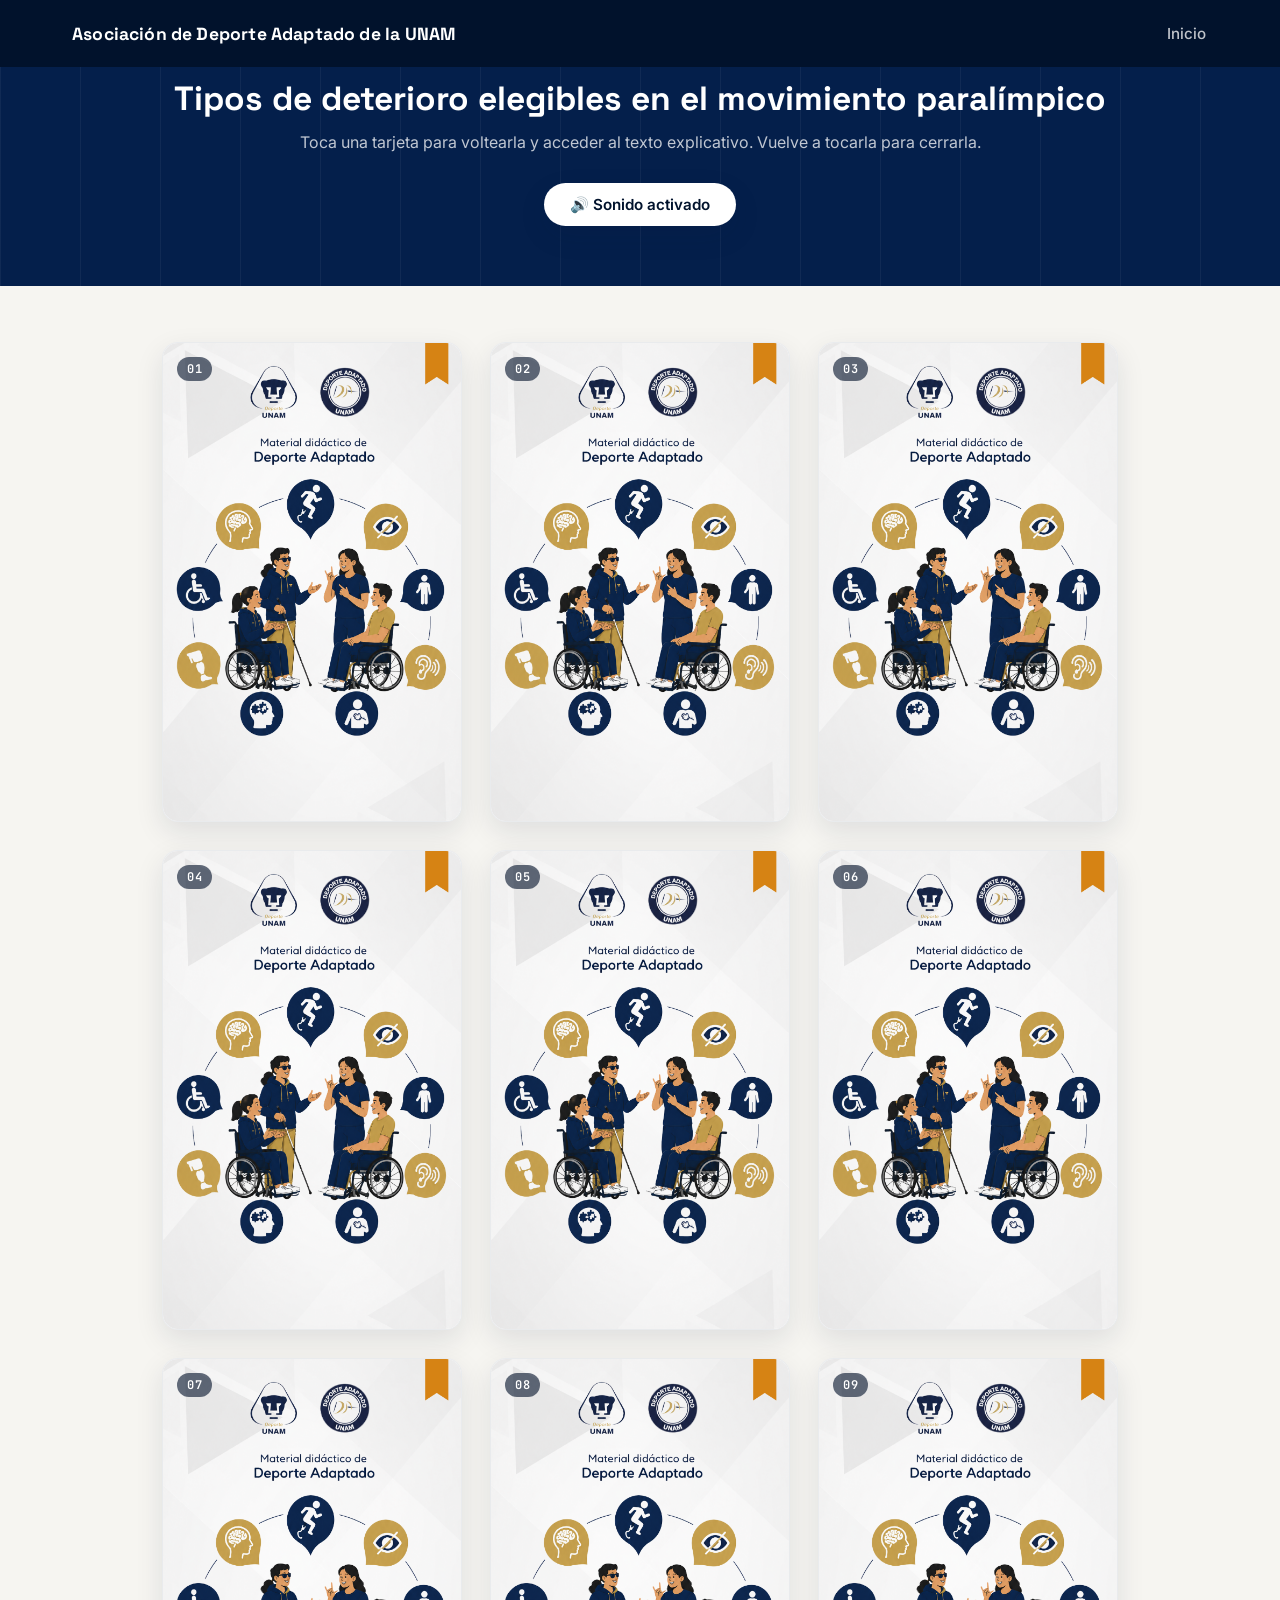
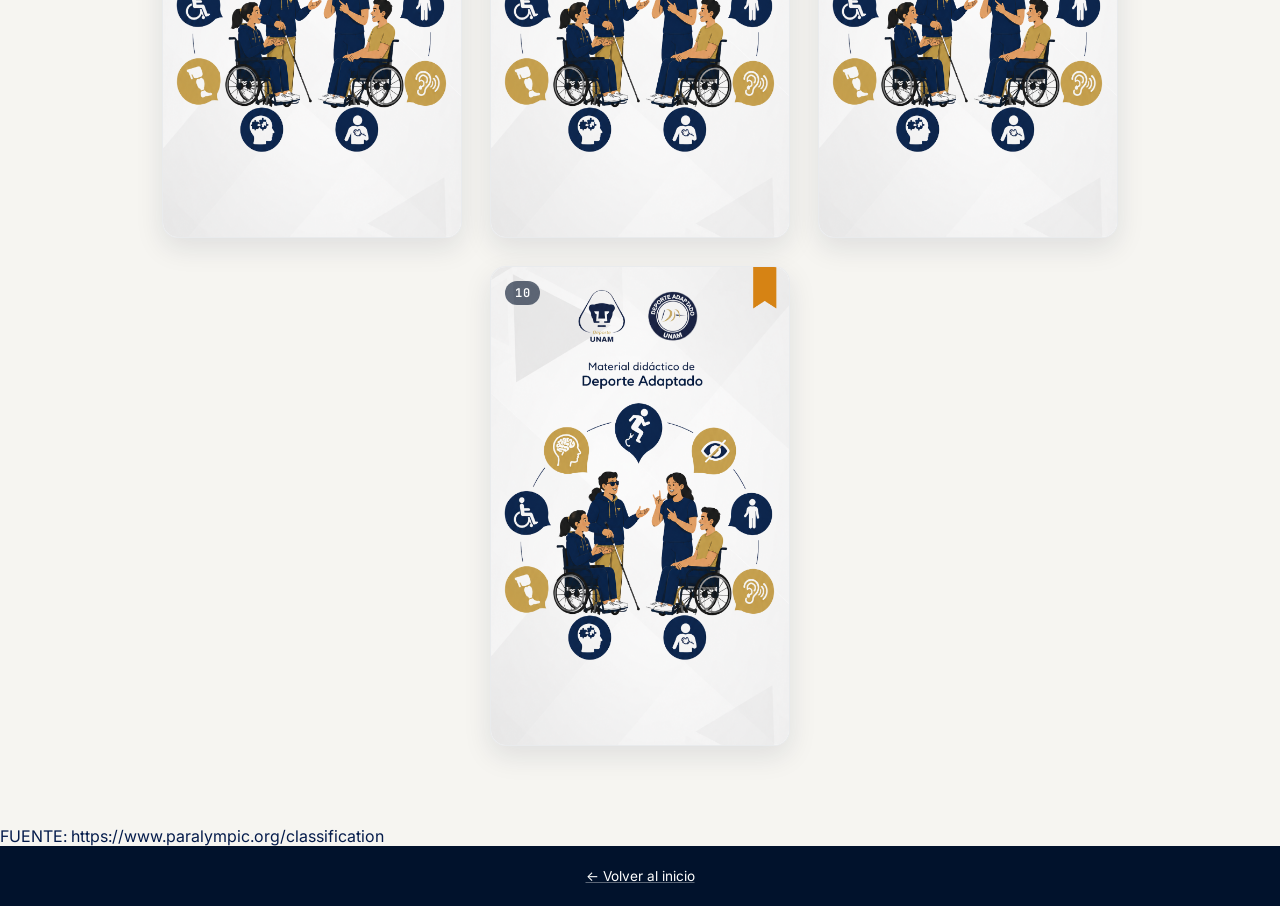
<file: TiposDeterioro.html>
<!DOCTYPE html>
<html lang="es">
<head>
    <meta charset="UTF-8">
    <meta name="viewport" content="width=device-width, initial-scale=1.0">
    <title>Material Didáctico Deporte Adaptado</title>
    <link rel="preconnect" href="https://fonts.googleapis.com">
    <link rel="preconnect" href="https://fonts.gstatic.com" crossorigin>
    <link href="https://fonts.googleapis.com/css2?family=Space+Grotesk:wght@500;600;700&family=Inter:wght@400;500;600&family=JetBrains+Mono:wght@500;600&display=swap" rel="stylesheet">
    <link rel="stylesheet" href="style.css">
</head>
<body>

    <header class="site-header">
        <nav class="nav">
            <a href="index.html" class="logo">Asociación de Deporte Adaptado de la UNAM</a>
            <div class="nav-links">
                <a href="index.html">Inicio</a>
                <!-- <a href="tipos-disc.html" class="active">Tipos DISC</a>
                <a href="voca.html">Voca</a> -->
            </div>
        </nav>

        <div class="page-intro">
            <h1>Tipos de deterioro elegibles en el movimiento paralímpico</h1>
            <p class="lead">Toca una tarjeta para voltearla y acceder al texto explicativo. Vuelve a tocarla para cerrarla.</p>
            <button id="toggleAudio">
                🔊 Sonido activado
            </button>
        </div>
    </header>

    <main class="contenedor">

        <!-- Tarjeta 1 -->
        <div class="card">
            <div class="card-inner">

                <div class="card-front">
                    <span class="card-number">01</span>
                    <img src="img/anverso.png" alt="Tarjeta 1">
                </div>

                <div class="card-back">
                    <video playsinline preload="metadata">
                        <source src="video/TiposDepPar/01.mp4" type="video/mp4">
                    </video>
                </div>

            </div>
        </div>

        <!-- Tarjeta 2 -->
        <div class="card">
            <div class="card-inner">

                <div class="card-front">
                    <span class="card-number">02</span>
                    <img src="img/anverso.png" alt="Tarjeta 2">
                </div>

                <div class="card-back">
                    <video playsinline preload="metadata">
                        <source src="video/TiposDepPar/02.mp4" type="video/mp4">
                    </video>
                </div>

            </div>
        </div>

        <!-- Tarjeta 3 -->
        <div class="card">
            <div class="card-inner">

                <div class="card-front">
                    <span class="card-number">03</span>
                    <img src="img/anverso.png" alt="Tarjeta 3">
                </div>

                <div class="card-back">
                    <video playsinline preload="metadata">
                        <source src="video/TiposDepPar/03.mp4" type="video/mp4">
                    </video>
                </div>

            </div>
        </div>

        <!-- Tarjeta 4 -->
        <div class="card">
            <div class="card-inner">

                <div class="card-front">
                    <span class="card-number">04</span>
                    <img src="img/anverso.png" alt="Tarjeta 4">
                </div>

                <div class="card-back">
                    <video playsinline preload="metadata">
                        <source src="video/TiposDepPar/04.mp4" type="video/mp4">
                    </video>
                </div>

            </div>
        </div>

        <!-- Tarjeta 5 -->
        <div class="card">
            <div class="card-inner">

                <div class="card-front">
                    <span class="card-number">05</span>
                    <img src="img/anverso.png" alt="Tarjeta 5">
                </div>

                <div class="card-back">
                    <video playsinline preload="metadata">
                        <source src="video/TiposDepPar/05.mp4" type="video/mp4">
                    </video>
                </div>

            </div>
        </div>

        <!-- Tarjeta 6 -->
        <div class="card">
            <div class="card-inner">

                <div class="card-front">
                    <span class="card-number">06</span>
                    <img src="img/anverso.png" alt="Tarjeta 6">
                </div>

                <div class="card-back">
                    <video playsinline preload="metadata">
                        <source src="video/TiposDepPar/06.mp4" type="video/mp4">
                    </video>
                </div>

            </div>
        </div>

        <!-- Tarjeta 7 -->
        <div class="card">
            <div class="card-inner">

                <div class="card-front">
                    <span class="card-number">07</span>
                    <img src="img/anverso.png" alt="Tarjeta 7">
                </div>

                <div class="card-back">
                    <video playsinline preload="metadata">
                        <source src="video/TiposDepPar/07.mp4" type="video/mp4">
                    </video>
                </div>

            </div>
        </div>

        <!-- Tarjeta 8 -->
        <div class="card">
            <div class="card-inner">

                <div class="card-front">
                    <span class="card-number">08</span>
                    <img src="img/anverso.png" alt="Tarjeta 8">
                </div>

                <div class="card-back">
                    <video playsinline preload="metadata">
                        <source src="video/TiposDepPar/08.mp4" type="video/mp4">
                    </video>
                </div>

            </div>
        </div>

        <!-- Tarjeta 9 -->
        <div class="card">
            <div class="card-inner">

                <div class="card-front">
                    <span class="card-number">09</span>
                    <img src="img/anverso.png" alt="Tarjeta 9">
                </div>

                <div class="card-back">
                    <video playsinline preload="metadata">
                        <source src="video/TiposDepPar/09.mp4" type="video/mp4">
                    </video>
                </div>

            </div>
        </div>

        <!-- Tarjeta 10 -->
        <div class="card">
            <div class="card-inner">

                <div class="card-front">
                    <span class="card-number">10</span>
                    <img src="img/anverso.png" alt="Tarjeta 10">
                </div>

                <div class="card-back">
                    <video playsinline preload="metadata">
                        <source src="video/TiposDepPar/10.mp4" type="video/mp4">
                    </video>
                </div>

            </div>
        </div>
        
    </main>
		<a href="https://www.paralympic.org/classification">FUENTE: https://www.paralympic.org/classification</a>

    </main>

    <footer>
        <p><a href="index.html">← Volver al inicio</a></p>
    </footer>

    <script src="script.js"></script>

</body>
</html>
</file>
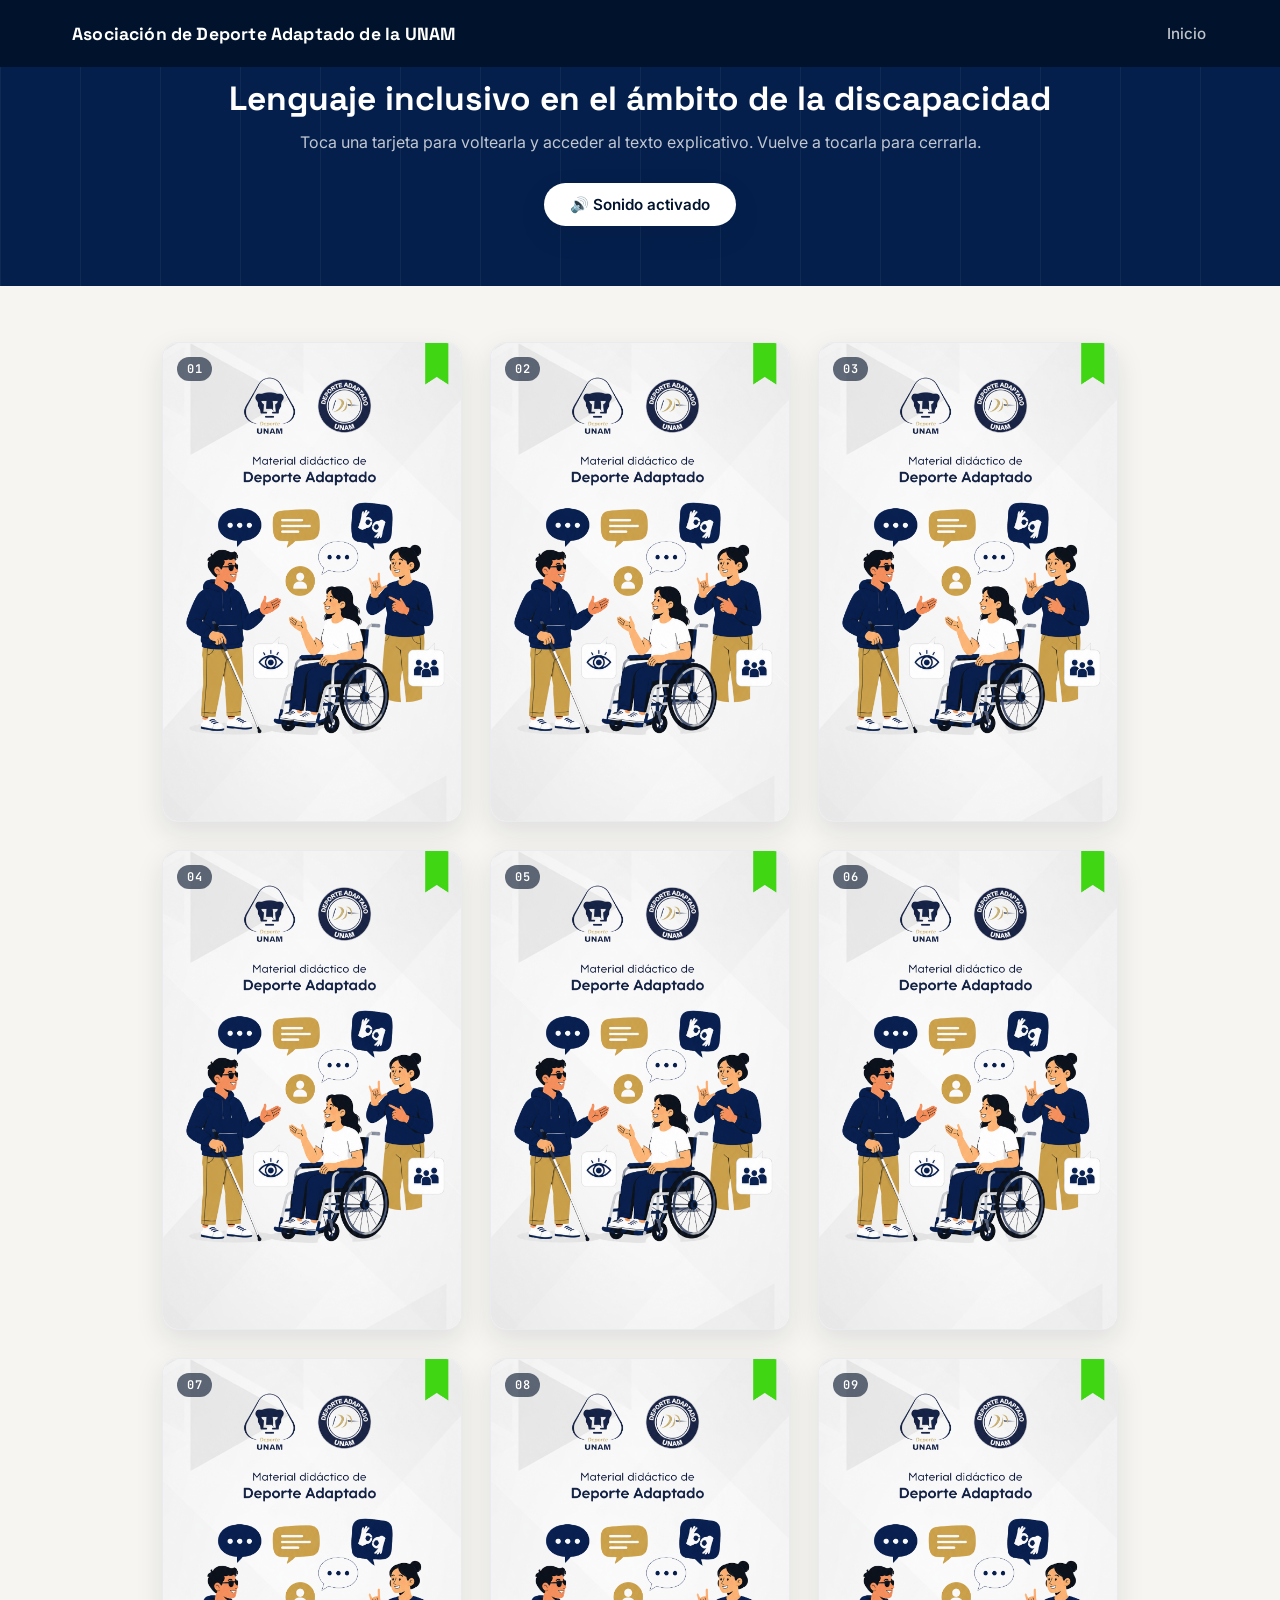
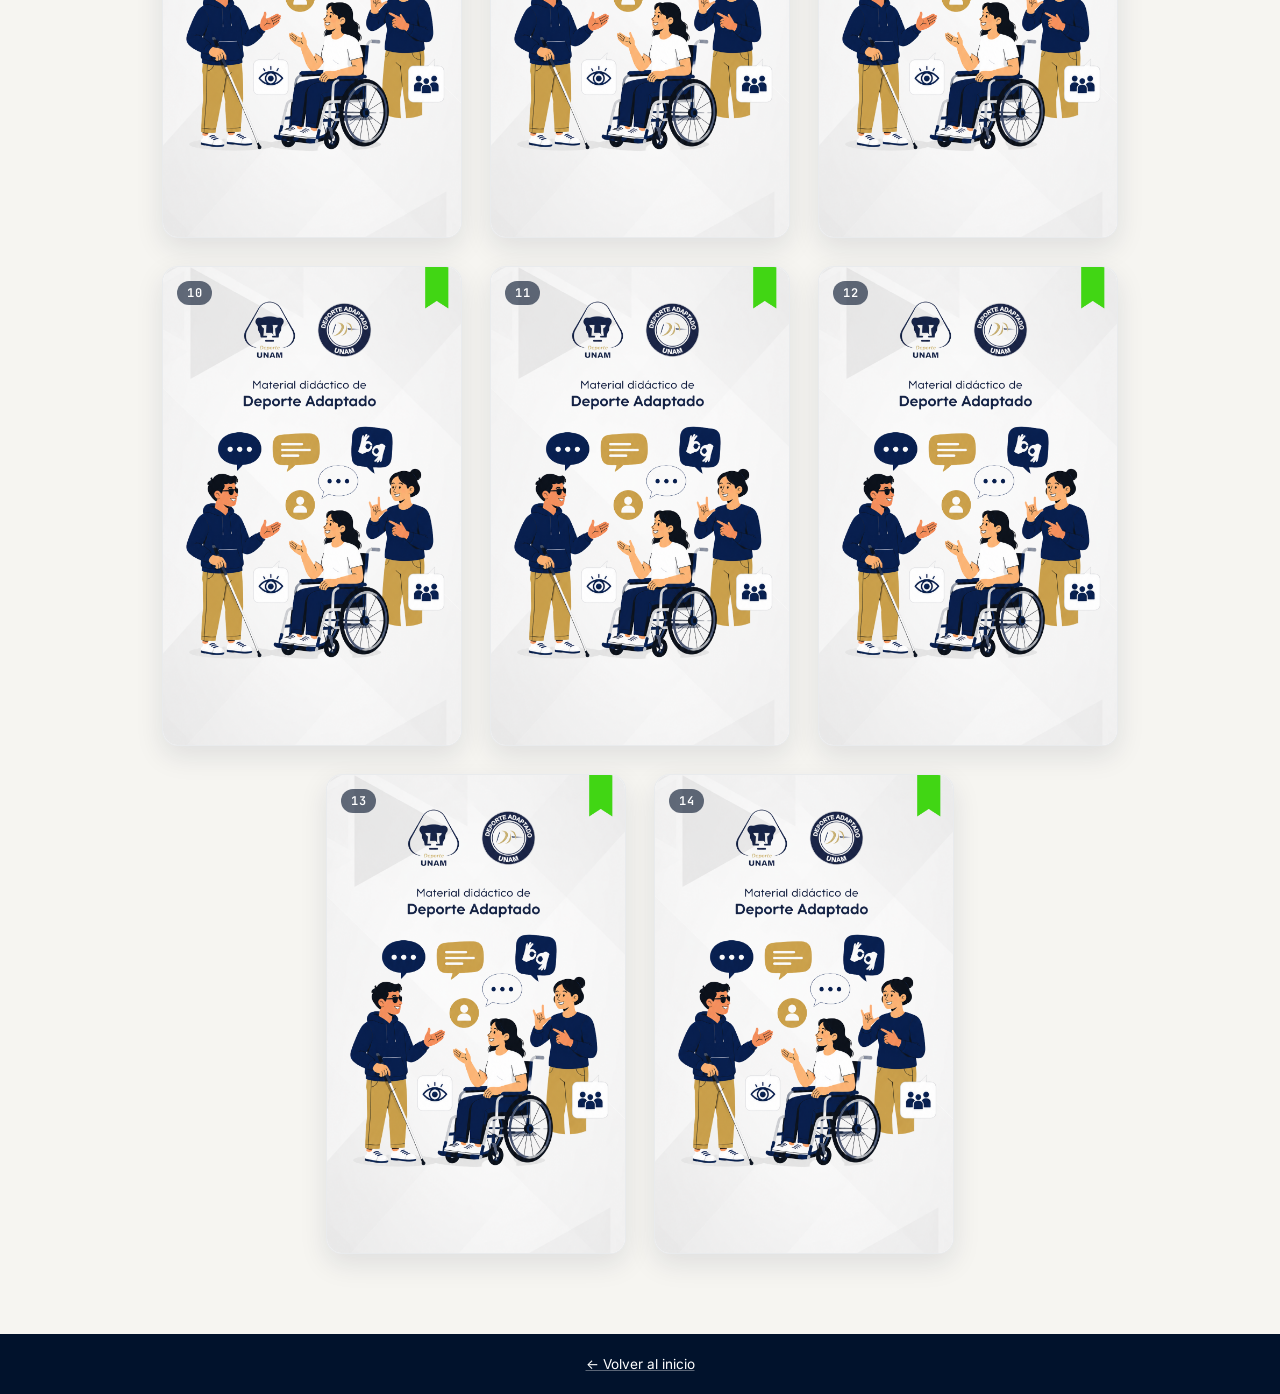
<file: voca.html>
<!DOCTYPE html>
<html lang="es">
<head>
    <meta charset="UTF-8">
    <meta name="viewport" content="width=device-width, initial-scale=1.0">
    <title>Material Didáctico Deporte Adaptado</title>
    <link rel="preconnect" href="https://fonts.googleapis.com">
    <link rel="preconnect" href="https://fonts.gstatic.com" crossorigin>
    <link href="https://fonts.googleapis.com/css2?family=Space+Grotesk:wght@500;600;700&family=Inter:wght@400;500;600&family=JetBrains+Mono:wght@500;600&display=swap" rel="stylesheet">
    <link rel="stylesheet" href="style.css">
</head>
<body>

    <header class="site-header">
        <nav class="nav">
            <a href="index.html" class="logo">Asociación de Deporte Adaptado de la UNAM</a>
            <div class="nav-links">
                <a href="index.html">Inicio</a>
                <!-- <a href="tipos-disc.html">Tipos DISC</a>
                <a href="voca.html" class="active">Voca</a> -->
            </div>
        </nav>

        <div class="page-intro">
            <h1>Lenguaje inclusivo en el ámbito de la discapacidad</h1>
            <p class="lead">Toca una tarjeta para voltearla y acceder al texto explicativo. Vuelve a tocarla para cerrarla.</p>
            <button id="toggleAudio">
                🔊 Sonido activado
            </button>
        </div>
    </header>

    <main class="contenedor">

        <!-- Tarjeta 1 -->
        <div class="card">
            <div class="card-inner">

                <div class="card-front">
                    <span class="card-number">01</span>
                    <img src="img/anverso1.png" alt="Tarjeta 1">
                </div>

                <div class="card-back">
                    <video playsinline preload="metadata">
                        <source src="video/voca/01.mp4" type="video/mp4">
                    </video>
                </div>

            </div>
        </div>

        <!-- Tarjeta 2 -->
        <div class="card">
            <div class="card-inner">

                <div class="card-front">
                    <span class="card-number">02</span>
                    <img src="img/anverso1.png" alt="Tarjeta 2">
                </div>

                <div class="card-back">
                    <video playsinline preload="metadata">
                        <source src="video/voca/02.mp4" type="video/mp4">
                    </video>
                </div>

            </div>
        </div>

        <!-- Tarjeta 3 -->
        <div class="card">
            <div class="card-inner">

                <div class="card-front">
                    <span class="card-number">03</span>
                    <img src="img/anverso1.png" alt="Tarjeta 3">
                </div>

                <div class="card-back">
                    <video playsinline preload="metadata">
                        <source src="video/voca/03.mp4" type="video/mp4">
                    </video>
                </div>

            </div>
        </div>

        <!-- Tarjeta 4 -->
        <div class="card">
            <div class="card-inner">

                <div class="card-front">
                    <span class="card-number">04</span>
                    <img src="img/anverso1.png" alt="Tarjeta 4">
                </div>

                <div class="card-back">
                    <video playsinline preload="metadata">
                        <source src="video/voca/04.mp4" type="video/mp4">
                    </video>
                </div>

            </div>
        </div>

        <!-- Tarjeta 5 -->
        <div class="card">
            <div class="card-inner">

                <div class="card-front">
                    <span class="card-number">05</span>
                    <img src="img/anverso1.png" alt="Tarjeta 5">
                </div>

                <div class="card-back">
                    <video playsinline preload="metadata">
                        <source src="video/voca/05.mp4" type="video/mp4">
                    </video>
                </div>

            </div>
        </div>

        <!-- Tarjeta 6 -->
        <div class="card">
            <div class="card-inner">

                <div class="card-front">
                    <span class="card-number">06</span>
                    <img src="img/anverso1.png" alt="Tarjeta 6">
                </div>

                <div class="card-back">
                    <video playsinline preload="metadata">
                        <source src="video/voca/06.mp4" type="video/mp4">
                    </video>
                </div>

            </div>
        </div>

        <!-- Tarjeta 7 -->
        <div class="card">
            <div class="card-inner">

                <div class="card-front">
                    <span class="card-number">07</span>
                    <img src="img/anverso1.png" alt="Tarjeta 7">
                </div>

                <div class="card-back">
                    <video playsinline preload="metadata">
                        <source src="video/voca/07.mp4" type="video/mp4">
                    </video>
                </div>

            </div>
        </div>

        <!-- Tarjeta 8 -->
        <div class="card">
            <div class="card-inner">

                <div class="card-front">
                    <span class="card-number">08</span>
                    <img src="img/anverso1.png" alt="Tarjeta 8">
                </div>

                <div class="card-back">
                    <video playsinline preload="metadata">
                        <source src="video/voca/08.mp4" type="video/mp4">
                    </video>
                </div>

            </div>
        </div>

        <!-- Tarjeta 9 -->
        <div class="card">
            <div class="card-inner">

                <div class="card-front">
                    <span class="card-number">09</span>
                    <img src="img/anverso1.png" alt="Tarjeta 9">
                </div>

                <div class="card-back">
                    <video playsinline preload="metadata">
                        <source src="video/voca/09.mp4" type="video/mp4">
                    </video>
                </div>

            </div>
        </div>

        <!-- Tarjeta 10 -->
        <div class="card">
            <div class="card-inner">

                <div class="card-front">
                    <span class="card-number">10</span>
                    <img src="img/anverso1.png" alt="Tarjeta 10">
                </div>

                <div class="card-back">
                    <video playsinline preload="metadata">
                        <source src="video/voca/10.mp4" type="video/mp4">
                    </video>
                </div>

            </div>
        </div>

        <!-- Tarjeta 11 -->
        <div class="card">
            <div class="card-inner">

                <div class="card-front">
                    <span class="card-number">11</span>
                    <img src="img/anverso1.png" alt="Tarjeta 9">
                </div>

                <div class="card-back">
                    <video playsinline preload="metadata">
                        <source src="video/voca/11.mp4" type="video/mp4">
                    </video>
                </div>

            </div>
        </div>

        <!-- Tarjeta 12 -->
        <div class="card">
            <div class="card-inner">

                <div class="card-front">
                    <span class="card-number">12</span>
                    <img src="img/anverso1.png" alt="Tarjeta 9">
                </div>

                <div class="card-back">
                    <video playsinline preload="metadata">
                        <source src="video/voca/12.mp4" type="video/mp4">
                    </video>
                </div>

            </div>
        </div>

        <!-- Tarjeta 13 -->
        <div class="card">
            <div class="card-inner">

                <div class="card-front">
                    <span class="card-number">13</span>
                    <img src="img/anverso1.png" alt="Tarjeta 9">
                </div>

                <div class="card-back">
                    <video playsinline preload="metadata">
                        <source src="video/voca/13.mp4" type="video/mp4">
                    </video>
                </div>

            </div>
        </div>

        <!-- Tarjeta 14 -->
        <div class="card">
            <div class="card-inner">

                <div class="card-front">
                    <span class="card-number">14</span>
                    <img src="img/anverso1.png" alt="Tarjeta 9">
                </div>

                <div class="card-back">
                    <video playsinline preload="metadata">
                        <source src="video/voca/14.mp4" type="video/mp4">
                    </video>
                </div>

            </div>
        </div>

    </main>

    <footer>
        <p><a href="index.html">← Volver al inicio</a></p>
    </footer>

    <script src="script.js"></script>

</body>
</html>
</file>
<file: style.css>
:root{
    --ink:#01122c;
    --ink-soft:#041f4b;
    --bg:#f6f5f1;
    --surface:#ffffff;
    --accent:#05767a;
    --accent-dark:#063844;
    --teal:#16b3a3;
    --text:#041b4b;
    --text-soft:#5d6577;
    --border:rgba(18,32,54,.09);
    --radius:16px;
    --shadow-soft:0 10px 28px rgba(18,32,54,.10);
    --shadow-strong:0 20px 45px rgba(18,32,54,.20);
    --font-display:"Space Grotesk", sans-serif;
    --font-body:"Inter", sans-serif;
    --font-mono:"JetBrains Mono", monospace;
}

*{
    margin:0;
    padding:0;
    box-sizing:border-box;
}

html{ scroll-behavior:smooth; }

body{
    min-height:100vh;
    display:flex;
    flex-direction:column;
    font-family:var(--font-body);
    background:var(--bg);
    color:var(--text);
}

a{ color:inherit; text-decoration:none; }

/* ---------- Site nav ---------- */
.site-header{
    background:var(--ink);
    color:#fff;
}

.center{
    text-align: center;
}

.nav{
    max-width:1200px;
    margin:0 auto;
    display:flex;
    align-items:center;
    justify-content:space-between;
    padding:18px 32px;
    flex-wrap:wrap;
    gap:14px;
}

.logo{
    font-family:var(--font-display);
    font-weight:700;
    font-size:1.1rem;
    letter-spacing:.01em;
    display:flex;
    align-items:center;
    gap:8px;
}

.nav-links{
    display:flex;
    gap:28px;
    font-weight:500;
    font-size:.95rem;
}

.nav-links a{
    position:relative;
    padding:6px 2px;
    opacity:.75;
    transition:opacity .2s;
}

.nav-links a:hover,
.nav-links a:focus-visible{ opacity:1; }

.nav-links a.active{ opacity:1; }

.nav-links a.active::after{
    content:"";
    position:absolute;
    left:0; right:0; bottom:-4px;
    height:2px;
    background:var(--accent);
    border-radius:2px;
}

/* ---------- Page intro (tipos-disc.html / voca.html) ---------- */
.page-intro{
    position:relative;
    background:
        repeating-linear-gradient(90deg, rgba(255,255,255,.05) 0 1px, transparent 1px 80px),
        var(--ink-soft);
    color:#fff;
    text-align:center;
    padding:10px 24px 60px;
}

.page-intro .eyebrow{
    font-family:var(--font-mono);
    text-transform:uppercase;
    letter-spacing:.18em;
    font-size:.75rem;
    color:var(--accent);
    margin-bottom:14px;
}

.page-intro h1{
    font-family:var(--font-display);
    font-size:clamp(1.1rem, 3vw, 2.1rem);
    font-weight:700;
    margin-bottom:10px;
}

.page-intro .lead{
    max-width:860px;
    margin:0 auto 28px;
    color:rgba(255,255,255,.75);
    font-size:1rem;
    line-height:1.55;
}

#toggleAudio{
    border:none;
    border-radius:999px;
    padding:12px 26px;
    background:#fff;
    color:var(--ink);
    font-weight:600;
    font-family:var(--font-body);
    font-size:.95rem;
    cursor:pointer;
    box-shadow:var(--shadow-soft);
    transition:transform .2s, box-shadow .2s;
}

#toggleAudio:hover{ transform:translateY(-2px); box-shadow:var(--shadow-strong); }
#toggleAudio:focus-visible{ outline:3px solid var(--accent); outline-offset:2px; }

/* ---------- Card grid (same behaviour, refined look) ---------- */
.contenedor{
    display:flex;
    flex-wrap:wrap;
    justify-content:center;
    gap:28px;
    padding:56px 32px 80px;
    max-width:1280px;
    margin:0 auto;
}

.card{
    width:300px;
    height:480px;
    perspective:1200px;
    cursor:pointer;
}

.card-inner{
    width:100%;
    height:100%;
    position:relative;
    transform-style:preserve-3d;
    transition:transform .8s cubic-bezier(.2,.8,.2,1);
}

.card.flipped .card-inner{ transform:rotateY(180deg); }

.card-front,
.card-back{
    position:absolute;
    width:100%;
    height:100%;
    backface-visibility:hidden;
    border-radius:var(--radius);
    overflow:hidden;
    box-shadow:var(--shadow-soft);
}

.card-front{
    background:var(--surface);
    border:1px solid var(--border);
}

.card-front img{
    width:100%;
    height:100%;
    object-fit:cover;
}

.card-number{
    position:absolute;
    top:14px;
    left:14px;
    font-family:var(--font-mono);
    font-size:.75rem;
    font-weight:600;
    color:#fff;
    background:rgba(18,32,54,.65);
    padding:4px 10px;
    border-radius:999px;
    letter-spacing:.05em;
    z-index:2;
}

.card:not(.flipped):hover .card-inner{ transform:translateY(-6px); }
.card:not(.flipped):hover .card-front{ box-shadow:var(--shadow-strong); }

.card-back{
    transform:rotateY(180deg);
    background:#000;
}

.card-back video{
    width:100%;
    height:100%;
    object-fit:cover;
}

.card:focus-visible .card-front,
.card:focus-visible .card-back{ outline:3px solid var(--accent); outline-offset:3px; }

/* ---------- Landing page ---------- */
.hero{ flex:1; }

.hero-intro{
    max-width:760px;
    margin:0 auto;
    text-align:center;
    padding:88px 24px 24px;
}

.hero-intro .eyebrow{
    font-family:var(--font-mono);
    text-transform:uppercase;
    letter-spacing:.18em;
    font-size:.75rem;
    color:var(--accent-dark);
    margin-bottom:18px;
}

.hero-intro h1{
    font-family:var(--font-display);
    font-size:clamp(2.3rem, 5vw, 3.5rem);
    line-height:1.12;
    font-weight:700;
    color:var(--ink);
    margin-bottom:18px;
}

.hero-intro h1 span{ color:var(--accent); }

.hero-intro .hero-text{
    font-size:1.05rem;
    color:var(--text-soft);
    line-height:1.6;
}

.deck-select{
    display:flex;
    flex-wrap:wrap;
    justify-content:center;
    gap:32px;
    max-width:980px;
    margin:56px auto 96px;
    padding:0 24px;
    perspective:1400px;
}

.deck-card{
    flex:1 1 320px;
    max-width:380px;
    background:var(--surface);
    border:1px solid var(--border);
    border-radius:20px;
    padding:38px 32px;
    box-shadow:var(--shadow-soft);
    display:flex;
    flex-direction:column;
    gap:14px;
    transition:transform .35s ease, box-shadow .35s ease;
}

.deck-card:hover,
.deck-card:focus-visible{
    transform:rotateY(-4deg) translateY(-6px);
    box-shadow:var(--shadow-strong);
}

.deck-icon{ font-size:2.2rem; }

.deck-card h2{
    font-family:var(--font-display);
    font-size:1.4rem;
    color:var(--ink);
}

.deck-card p{
    color:var(--text-soft);
    font-size:.95rem;
    line-height:1.55;
    flex:1;
}

.deck-cta{
    font-family:var(--font-mono);
    font-size:.8rem;
    letter-spacing:.04em;
    color:var(--accent-dark);
    font-weight:600;
}

/* ---------- Footer ---------- */
footer{
    background:var(--ink);
    color:rgba(255,255,255,.75);
    text-align:center;
    padding:22px;
    margin-top:auto;
    font-size:.85rem;
}

footer a{
    color:#fff;
    text-decoration:underline;
    text-decoration-color:rgba(255,255,255,.35);
}

/* ---------- Responsive ---------- */
@media (max-width:640px){
    .nav{ justify-content:center; text-align:center; }
    .nav-links{ gap:18px; }
    .card{ width:100%; max-width:300px; height:420px; }
    .contenedor{ padding:40px 16px 64px; gap:20px; }
    .deck-card:hover, .deck-card:focus-visible{ transform:translateY(-6px); }
}
</file>
